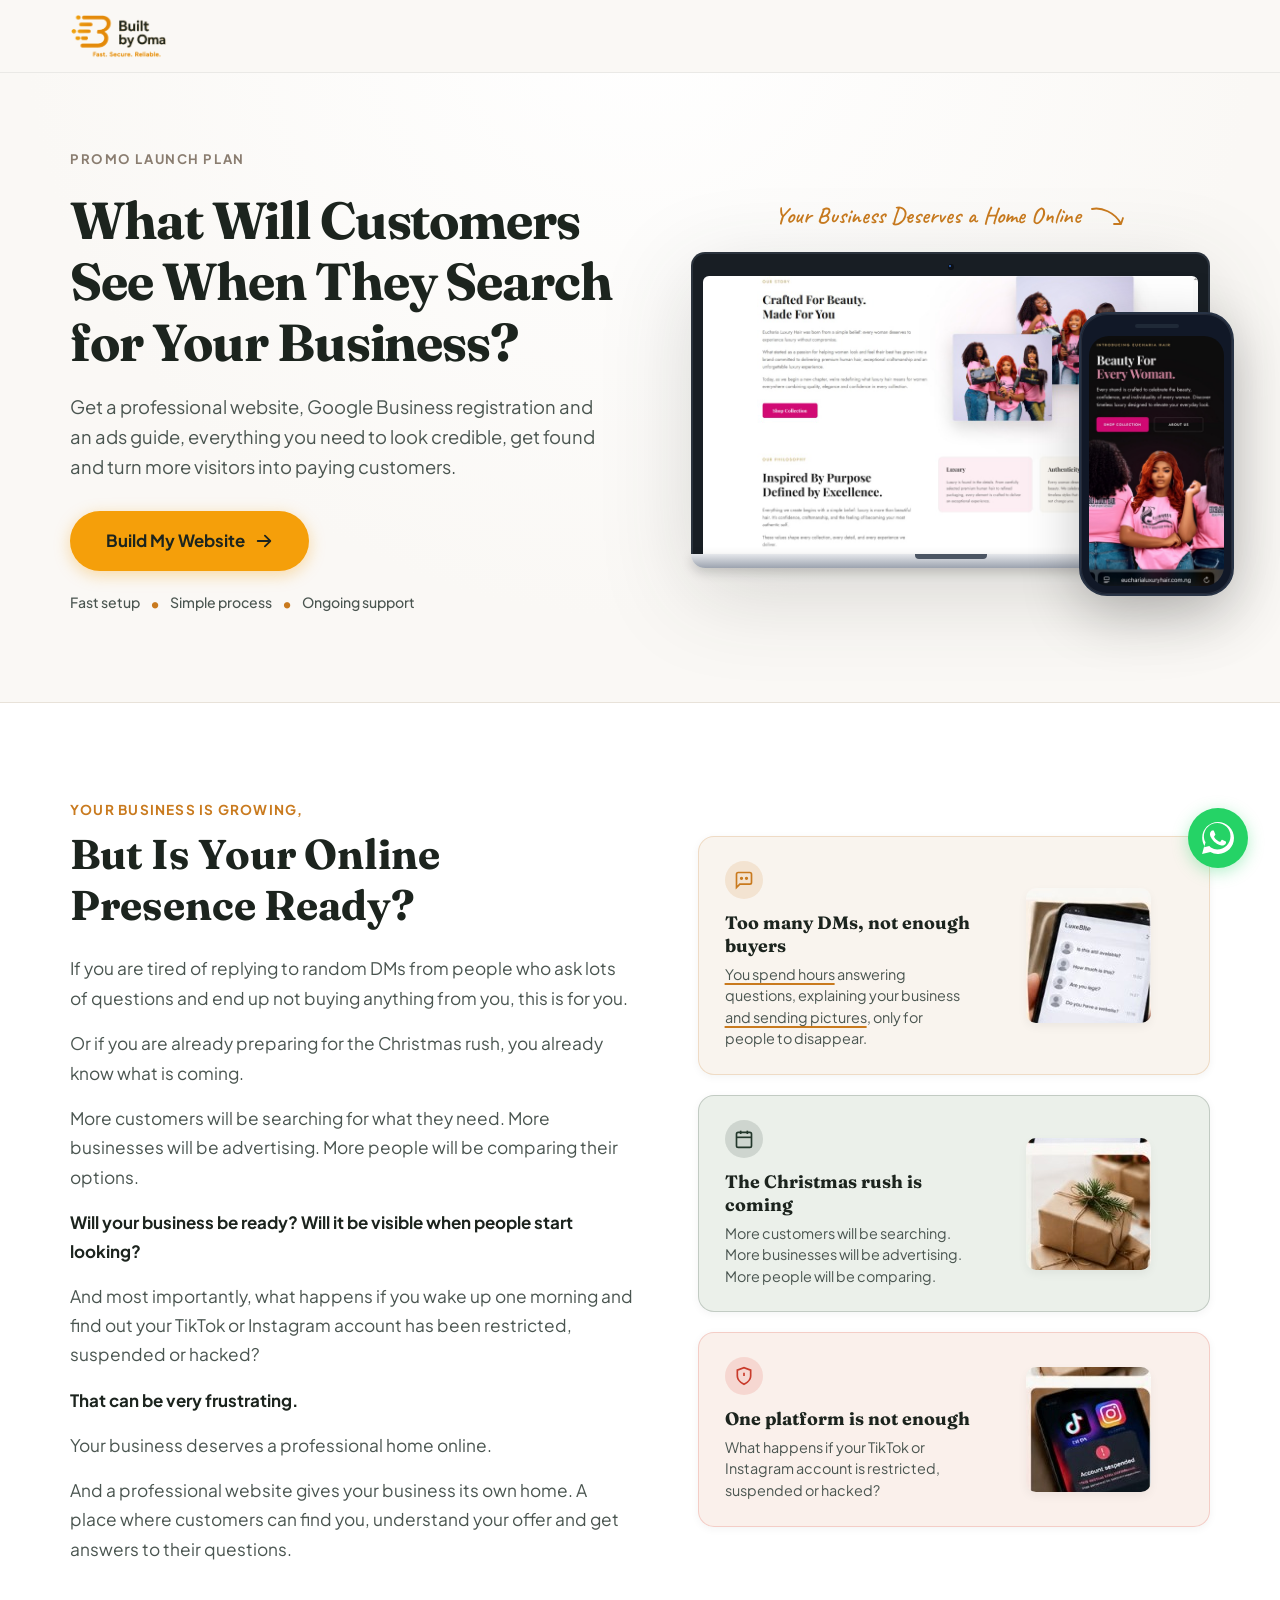
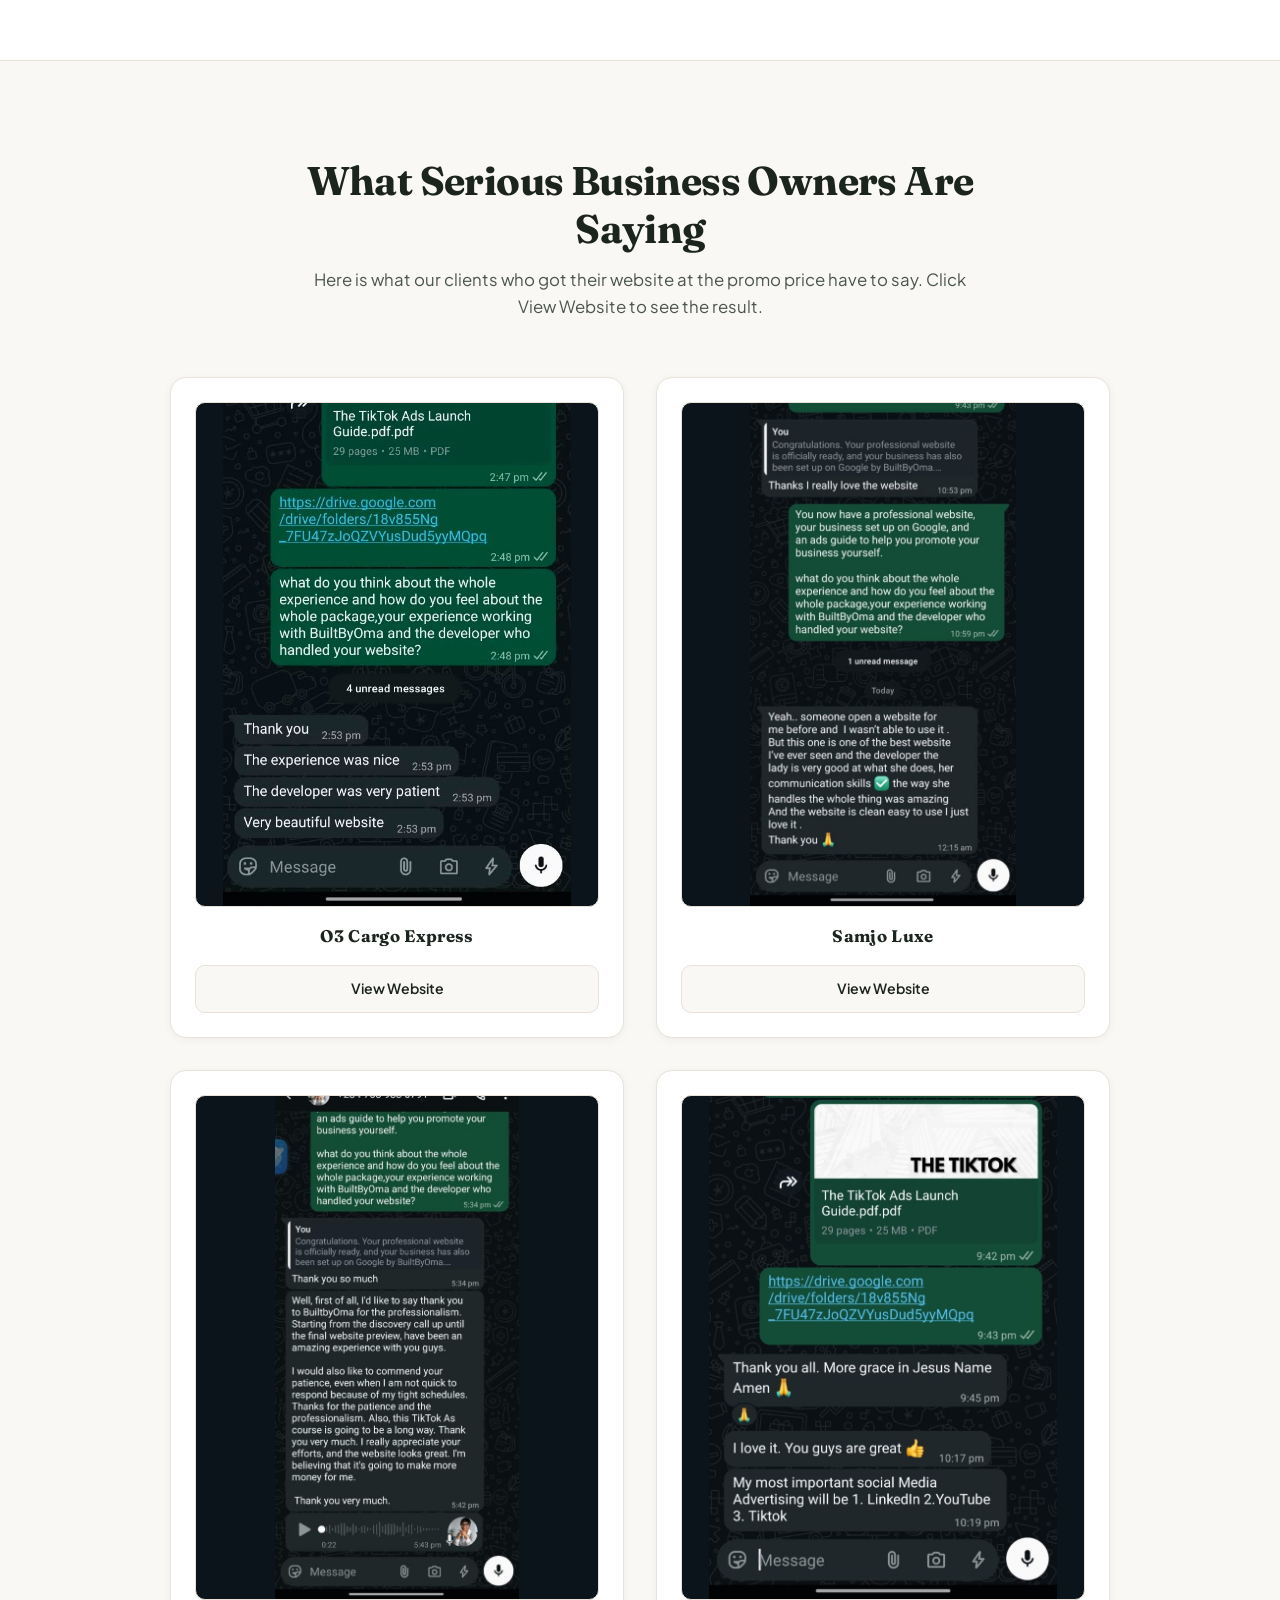
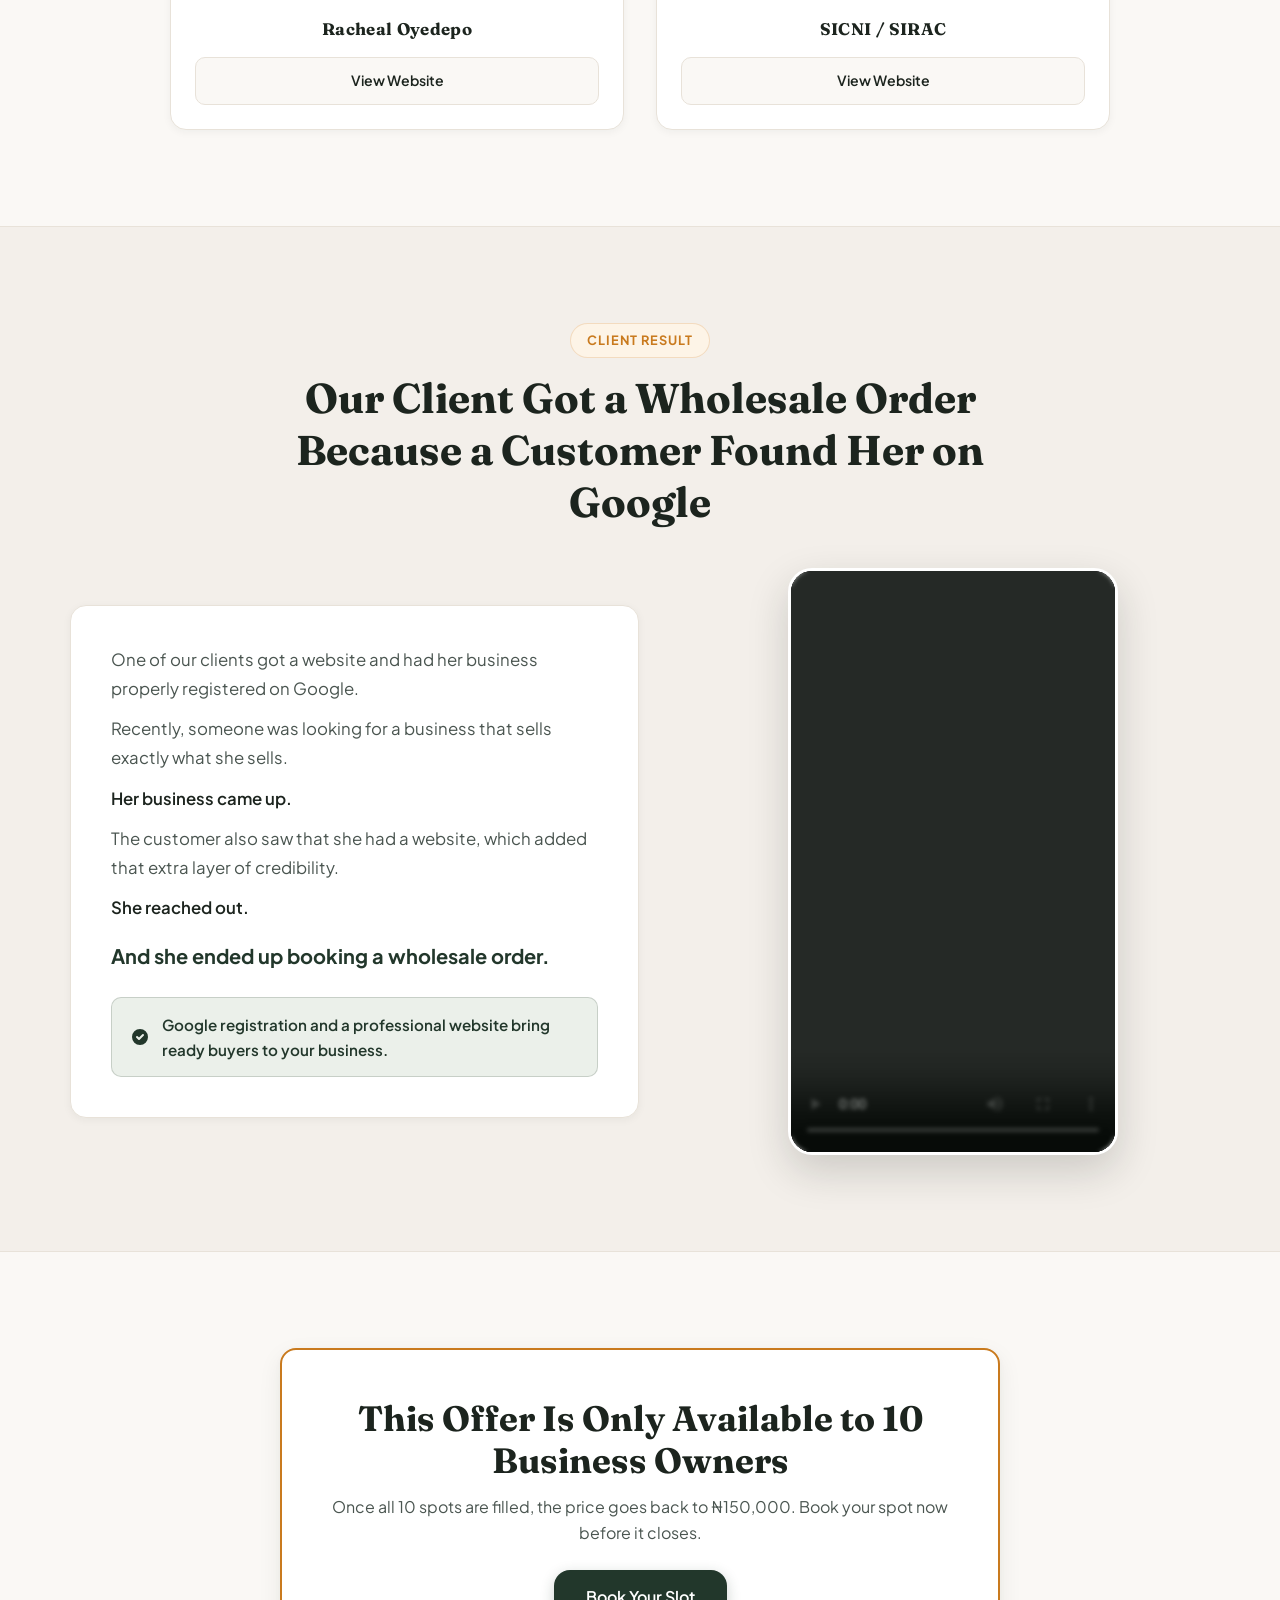
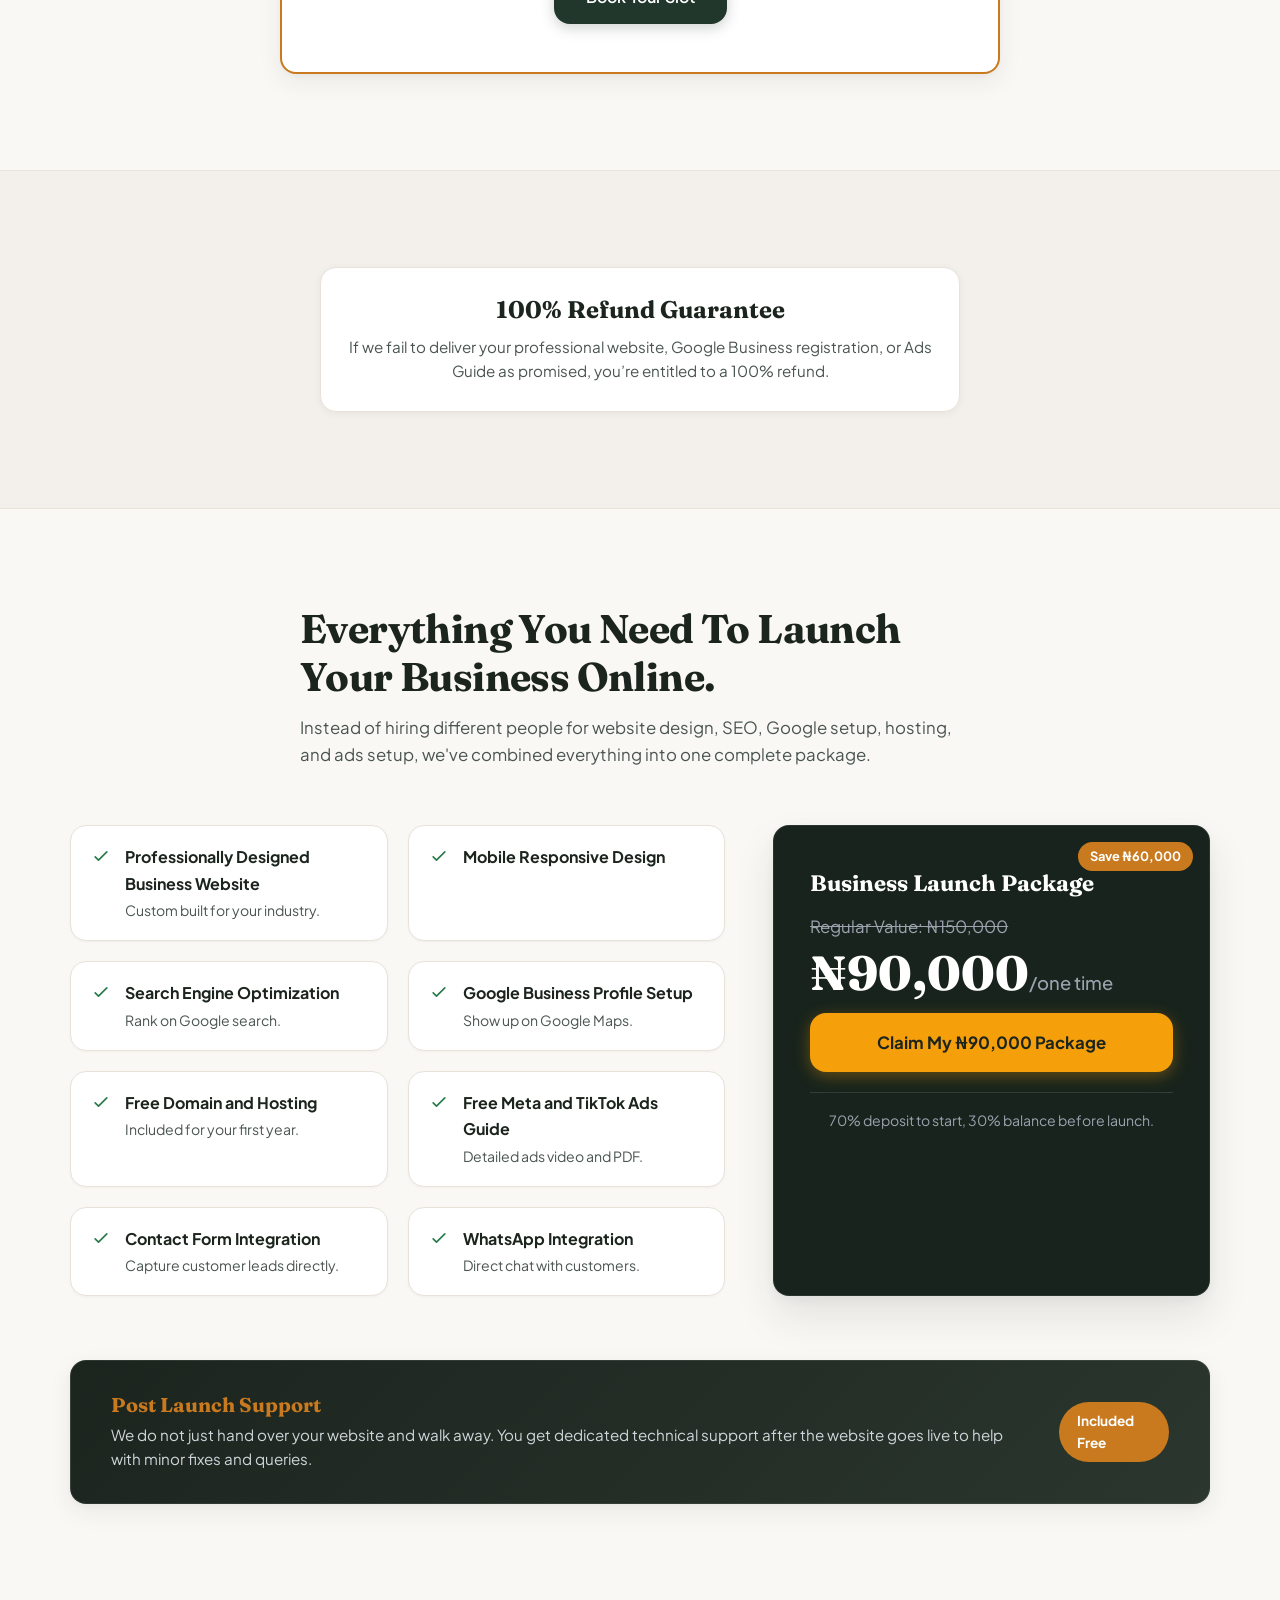
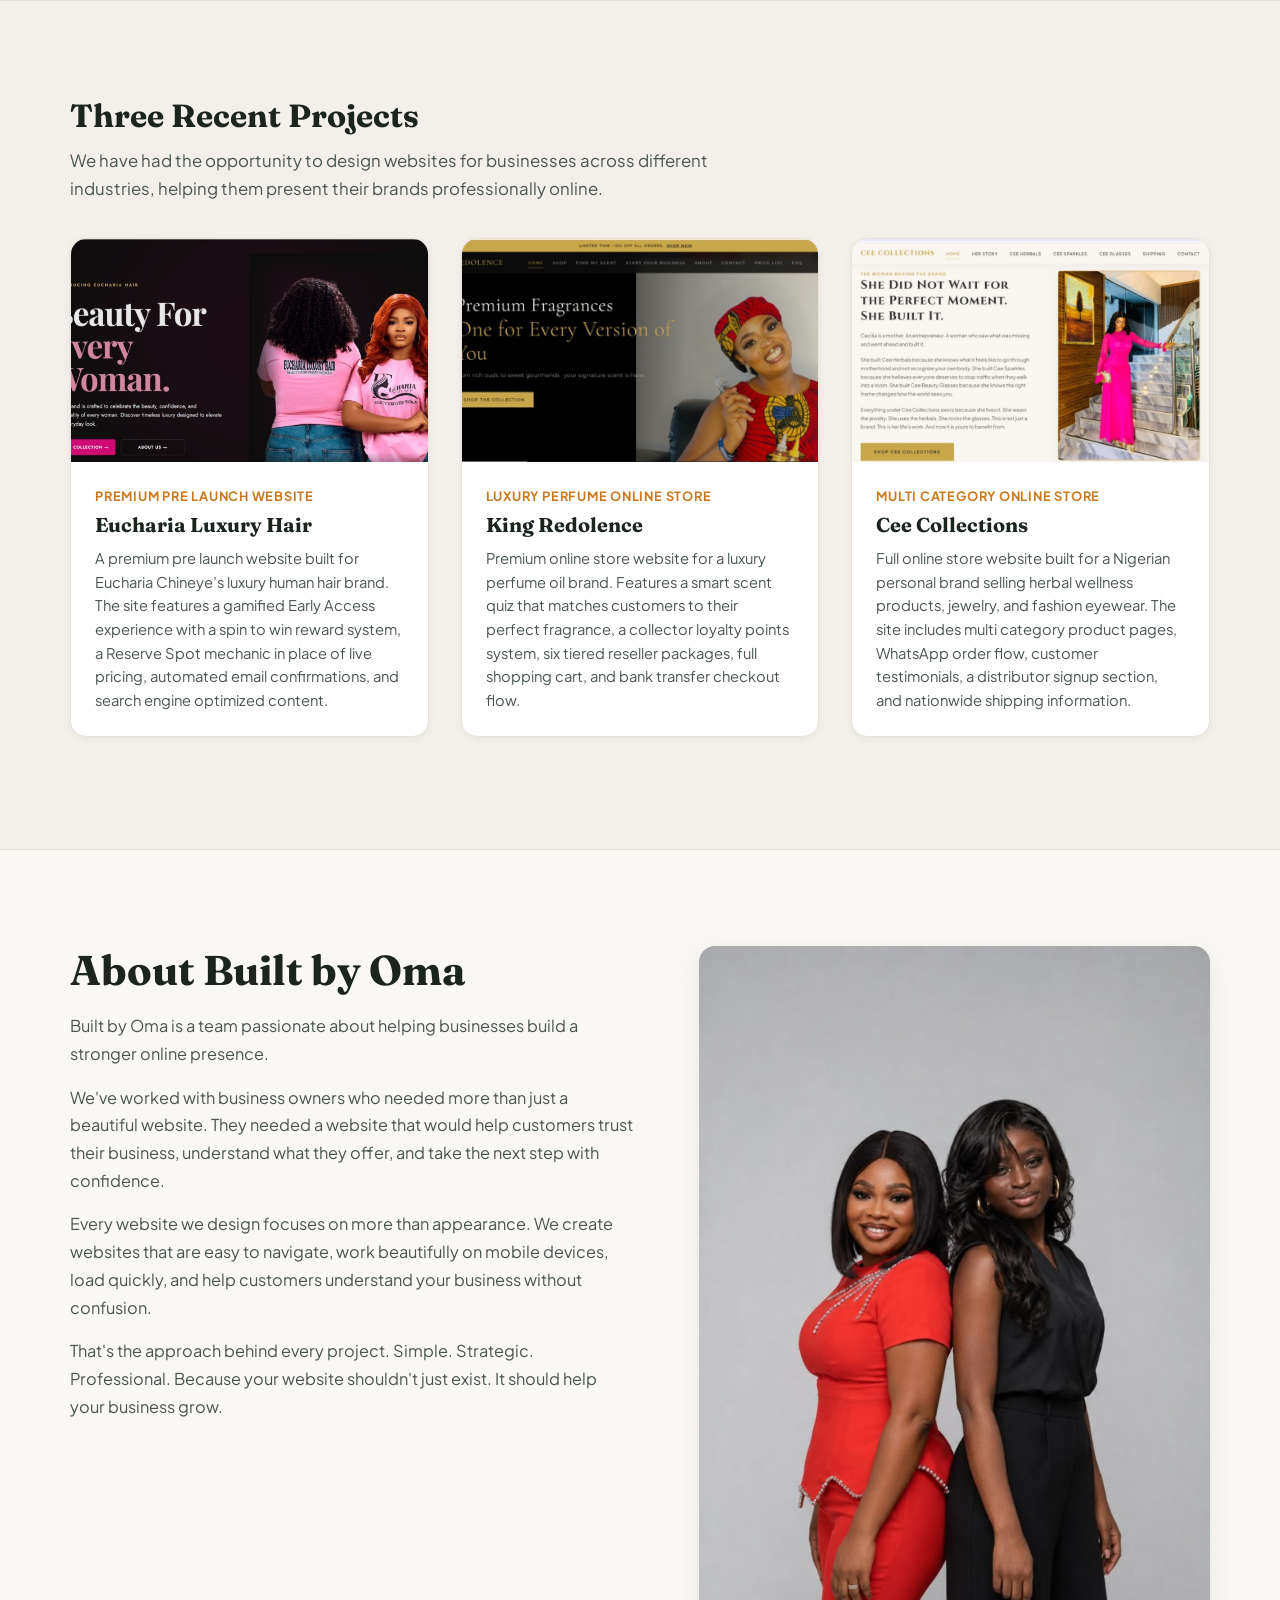
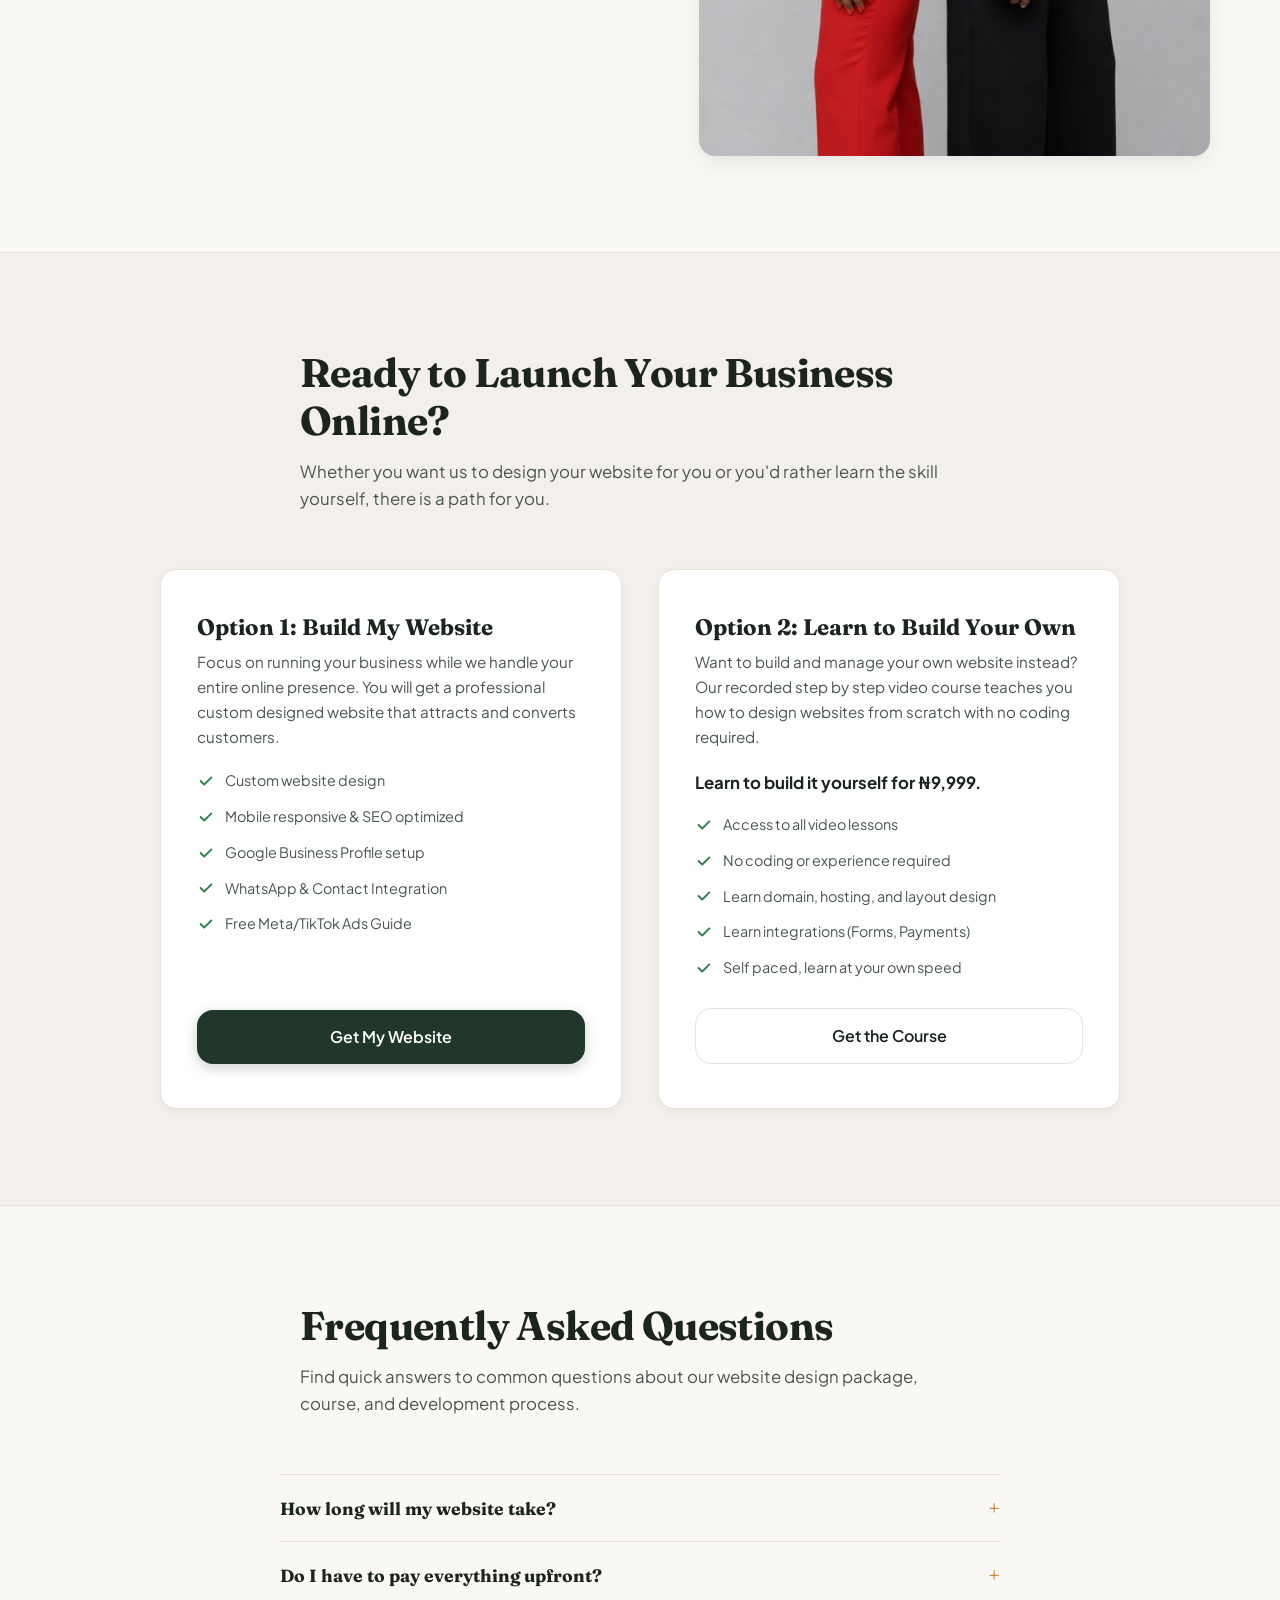
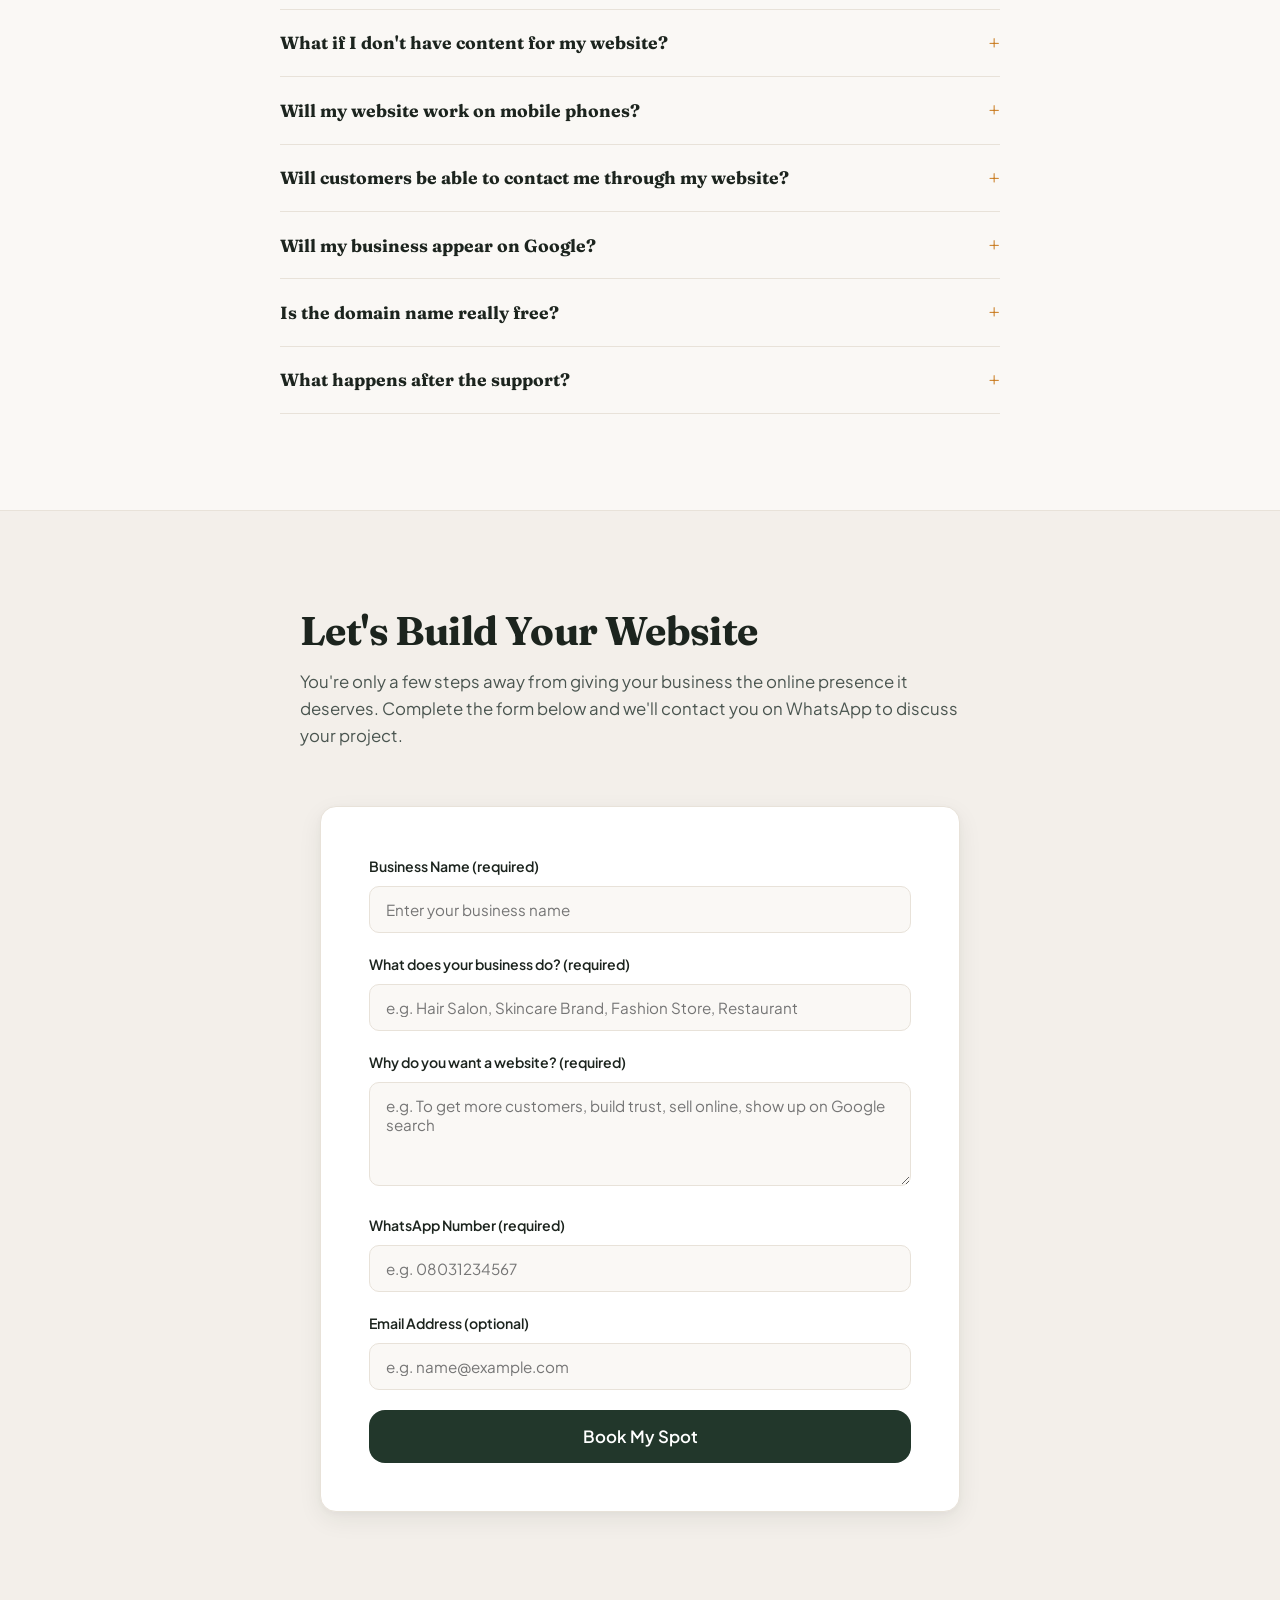
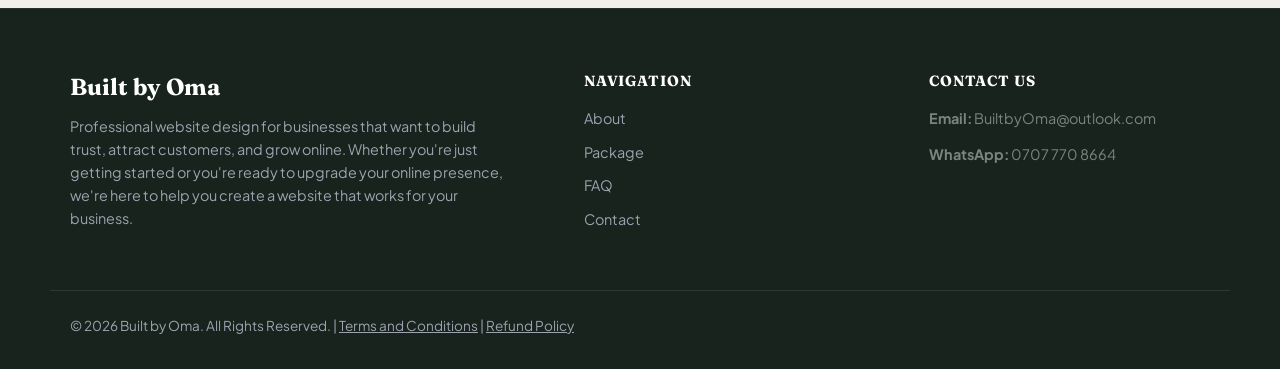
<file: index.html>
<!DOCTYPE html>
<html lang="en">
<head>
  <meta charset="UTF-8">
  <meta name="viewport" content="width=device-width, initial-scale=1.0">
  <meta name="description" content="Build trust, attract more customers, and grow your business with a professionally designed website by Built by Oma. SEO, Google Business Profile setup, Meta/TikTok Ads Guide, and more included.">
  <title>Professional Website Designer in Nigeria | Built by Oma</title>
  
  <!-- Favicons -->
  <link rel="icon" type="image/png" sizes="16x16" href="images/favicon-16x16.png">
  <link rel="icon" type="image/png" sizes="32x32" href="images/favicon-32x32.png">
  <link rel="apple-touch-icon" sizes="180x180" href="images/apple-touch-icon.png">
  
  <!-- Open Graph Tags (Facebook, LinkedIn, WhatsApp) -->
  <meta property="og:type" content="website">
  <meta property="og:url" content="https://promo.builtbyoma.com.ng/">
  <meta property="og:title" content="Professional Website Designer in Nigeria | Built by Oma">
  <meta property="og:description" content="Build trust, attract more customers, and grow your business with a professionally designed website. SEO, Google Business Profile, and 1 week support included.">
  <meta property="og:image" content="https://promo.builtbyoma.com.ng/images/og-image.png">
  <meta property="og:image:width" content="1200">
  <meta property="og:image:height" content="630">

  <!-- Twitter / X Cards -->
  <meta name="twitter:card" content="summary_large_image">
  <meta name="twitter:url" content="https://promo.builtbyoma.com.ng/">
  <meta name="twitter:title" content="Professional Website Designer in Nigeria | Built by Oma">
  <meta name="twitter:description" content="Build trust, attract more customers, and grow your business with a professionally designed website. SEO, Google Business Profile, and 1 week support included.">
  <meta name="twitter:image" content="https://promo.builtbyoma.com.ng/images/og-image.png">

  <!-- Google Fonts: Fraunces (Serif), Plus Jakarta Sans (Sans), Caveat (Script) -->
  <link rel="preconnect" href="https://fonts.googleapis.com">
  <link rel="preconnect" href="https://fonts.gstatic.com" crossorigin>
  <link href="https://fonts.googleapis.com/css2?family=Caveat:wght@500;600&family=Fraunces:ital,opsz,wght@0,9..144,400;0,9..144,600;0,9..144,700;1,9..144,400&family=Plus+Jakarta+Sans:wght@400;500;600;700&display=swap" rel="stylesheet">

  <link rel="stylesheet" href="index.css?v=16">
  <!-- TikTok Pixel Code Start -->
  <script>
  !function (w, d, t) {
    w.TiktokAnalyticsObject=t;var ttq=w[t]=w[t]||[];ttq.methods=["page","track","identify","instances","debug","on","off","once","ready","alias","group","enableCookie","disableCookie","holdConsent","revokeConsent","grantConsent"],ttq.setAndDefer=function(t,e){t[e]=function(){t.push([e].concat(Array.prototype.slice.call(arguments,0)))}};for(var i=0;i<ttq.methods.length;i++)ttq.setAndDefer(ttq,ttq.methods[i]);ttq.instance=function(t){for(
  var e=ttq._i[t]||[],n=0;n<ttq.methods.length;n++)ttq.setAndDefer(e,ttq.methods[n]);return e},ttq.load=function(e,n){var r="https://analytics.tiktok.com/i18n/pixel/events.js",o=n&&n.partner;ttq._i=ttq._i||{},ttq._i[e]=[],ttq._i[e]._u=r,ttq._t=ttq._t||{},ttq._t[e]=+new Date,ttq._o=ttq._o||{},ttq._o[e]=n||{};n=document.createElement("script")
  ;n.type="text/javascript",n.async=!0,n.src=r+"?sdkid="+e+"&lib="+t;e=document.getElementsByTagName("script")[0];e.parentNode.insertBefore(n,e)};

    ttq.load('D9O7S73C77U4HBCLN2R0');
    ttq.page();
  }(window, document, 'ttq');
  </script>
  <!-- TikTok Pixel Code End -->

  <!-- Meta Pixel Code -->
  <script>
  !function(f,b,e,v,n,t,s)
  {if(f.fbq)return;n=f.fbq=function(){n.callMethod?
  n.callMethod.apply(n,arguments):n.queue.push(arguments)};
  if(!f._fbq)f._fbq=n;n.push=n;n.loaded=!0;n.version='2.0';
  n.queue=[];t=b.createElement(e);t.async=!0;
  t.src=v;s=b.getElementsByTagName(e)[0];
  s.parentNode.insertBefore(t,s)}(window, document,'script',
  'https://connect.facebook.net/en_US/fbevents.js');
  fbq('init', '1521266612656173');
  fbq('track', 'PageView');
  </script>
  <noscript><img height="1" width="1" style="display:none"
  src="https://www.facebook.com/tr?id=1521266612656173&ev=PageView&noscript=1"
  /></noscript>
  <!-- End Meta Pixel Code -->
</head>
<body>

  <!-- --- HEADER / NAVIGATION (Single Page Minimal Navigation) --- -->
  <header class="site-header">
    <div class="container nav-container">
      <a href="#" class="logo" aria-label="Built by Oma Home">
        <img src="images/logo.png" alt="Built by Oma" class="site-logo-img" width="160" height="71">
      </a>
    </div>
  </header>

  <main>
    <!-- --- HERO SECTION --- -->
    <section class="hero">
      <div class="container hero-grid">
        <div class="hero-text">
          <div class="hero-tagline">PROMO LAUNCH PLAN</div>
          <h1>What Will Customers See When They Search for Your Business?</h1>
          <p class="hero-desc">Get a professional website, Google Business registration and an ads guide, everything you need to look credible, get found and turn more visitors into paying customers.</p>
          
          <div class="hero-cta-group">
            <a href="https://wa.me/message/6P2BCB7RTWDBH1" target="_blank" rel="noopener noreferrer" class="btn btn-hero">
              <span>Build My Website</span>
              <svg viewBox="0 0 20 20" fill="currentColor" width="18" height="18" class="btn-arrow"><path fill-rule="evenodd" d="M10.293 3.293a1 1 0 011.414 0l6 6a1 1 0 010 1.414l-6 6a1 1 0 01-1.414-1.414L14.586 11H3a1 1 0 110-2h11.586l-4.293-4.293a1 1 0 010-1.414z" clip-rule="evenodd"/></svg>
            </a>
          </div>

          <div class="hero-micro-proof">
            <span>Fast setup</span>
            <span class="micro-dot">&bull;</span>
            <span>Simple process</span>
            <span class="micro-dot">&bull;</span>
            <span>Ongoing support</span>
          </div>
        </div>

        <div class="hero-visual">
          <div class="script-annotation">
            <span>Your Business Deserves a Home Online</span>
            <svg class="annotation-arrow" width="38" height="26" viewBox="0 0 38 26" fill="none">
              <path d="M3 5C12 3 26 8 32 20M32 20L25 20M32 20L34 14" stroke="currentColor" stroke-width="1.8" stroke-linecap="round" stroke-linejoin="round"/>
            </svg>
          </div>

          <!-- Desktop Mockup Combo (Laptop + Mobile) -->
          <div class="mockup-combo desktop-only">
            <div class="laptop-mockup">
              <div class="laptop-lid">
                <div class="laptop-camera"></div>
                <div class="laptop-screen">
                  <img src="images/eucharia-desktop-mockup.jpg" alt="Eucharia Luxury Hair website mockup created by Built by Oma" width="1024" height="576" loading="eager">
                </div>
              </div>
              <div class="laptop-base">
                <div class="laptop-notch"></div>
              </div>
            </div>

            <div class="phone-companion">
              <div class="phone-frame">
                <div class="phone-speaker"></div>
                <div class="phone-screen">
                  <img src="images/eucharia-mobile-mockup.jpg" alt="Eucharia Luxury Hair mobile website mockup created by Built by Oma" width="552" height="1024" loading="eager">
                </div>
              </div>
            </div>
          </div>

          <!-- Mobile Mockup (Dedicated Smartphone Showcase) -->
          <div class="mockup-mobile-view mobile-only">
            <div class="phone-frame hero-phone-main">
              <div class="phone-speaker"></div>
              <div class="phone-screen hero-phone-screen">
                <video 
                  id="heroMobileVideo" 
                  class="hero-mockup-video" 
                  autoplay 
                  muted 
                  loop 
                  playsinline 
                  preload="metadata"
                  poster="images/eucharia-mobile-mockup.jpg">
                  <source src="videos/hero-mobile.mp4" type="video/mp4">
                  <img src="images/eucharia-mobile-mockup.jpg" alt="Eucharia Luxury Hair mobile website mockup created by Built by Oma" width="552" height="1024" loading="eager">
                </video>
                <button type="button" class="video-sound-toggle" id="heroSoundToggle" aria-label="Unmute sound" title="Toggle sound">
                  <svg class="sound-icon sound-muted" viewBox="0 0 24 24" fill="none" stroke="currentColor" stroke-width="2" stroke-linecap="round" stroke-linejoin="round" width="16" height="16">
                    <polygon points="11 5 6 9 2 9 2 15 6 15 11 19 11 5"></polygon>
                    <line x1="23" y1="9" x2="17" y2="15"></line>
                    <line x1="17" y1="9" x2="23" y2="15"></line>
                  </svg>
                  <svg class="sound-icon sound-unmuted" viewBox="0 0 24 24" fill="none" stroke="currentColor" stroke-width="2" stroke-linecap="round" stroke-linejoin="round" width="16" height="16" style="display: none;">
                    <polygon points="11 5 6 9 2 9 2 15 6 15 11 19 11 5"></polygon>
                    <path d="M19.07 4.93a10 10 0 0 1 0 14.14M15.54 8.46a5 5 0 0 1 0 7.07"></path>
                  </svg>
                </button>
              </div>
            </div>
          </div>
        </div>
      </div>
    </section>

    <!-- --- PAIN / READINESS SECTION --- -->
    <section class="pain-section section-padding">
      <div class="container pain-grid">
        <div class="pain-content">
          <div class="pain-kicker">YOUR BUSINESS IS GROWING,</div>
          <h2>But Is Your Online Presence Ready?</h2>

          <div class="pain-paragraphs">
            <p>If you are tired of replying to random DMs from people who ask lots of questions and end up not buying anything from you, this is for you.</p>
            <p>Or if you are already preparing for the Christmas rush, you already know what is coming.</p>
            <p>More customers will be searching for what they need. More businesses will be advertising. More people will be comparing their options.</p>
            <p class="pain-highlight"><strong>Will your business be ready? Will it be visible when people start looking?</strong></p>
            <p>And most importantly, what happens if you wake up one morning and find out your TikTok or Instagram account has been restricted, suspended or hacked?</p>
            <p class="pain-highlight"><strong>That can be very frustrating.</strong></p>
            <p>Your business deserves a professional home online.</p>
            <p>And a professional website gives your business its own home. A place where customers can find you, understand your offer and get answers to their questions.</p>
          </div>
        </div>

        <div class="pain-cards">
          <!-- Card 1 -->
          <div class="pain-card pain-card-dms">
            <div class="pain-card-text">
              <div class="pain-card-icon icon-dms">
                <svg viewBox="0 0 24 24" fill="none" stroke="currentColor" stroke-width="2" width="20" height="20">
                  <path d="M21 15a2 2 0 0 1-2 2H7l-4 4V5a2 2 0 0 1 2-2h14a2 2 0 0 1 2 2z"/>
                  <circle cx="9" cy="10" r="1" fill="currentColor"/>
                  <circle cx="15" cy="10" r="1" fill="currentColor"/>
                </svg>
              </div>
              <h3>Too many DMs, not enough buyers</h3>
              <p><span class="underline-accent">You spend hours</span> answering questions, explaining your business <span class="underline-accent">and sending pictures</span>, only for people to disappear.</p>
            </div>
            <div class="pain-card-media">
              <img src="images/pain-dms.png" alt="Customer messages asking questions in direct message" loading="lazy">
            </div>
          </div>

          <!-- Card 2 -->
          <div class="pain-card pain-card-christmas">
            <div class="pain-card-text">
              <div class="pain-card-icon icon-christmas">
                <svg viewBox="0 0 24 24" fill="none" stroke="currentColor" stroke-width="2" width="20" height="20">
                  <rect x="3" y="4" width="18" height="18" rx="2" ry="2"/>
                  <line x1="16" y1="2" x2="16" y2="6"/>
                  <line x1="8" y1="2" x2="8" y2="6"/>
                  <line x1="3" y1="10" x2="21" y2="10"/>
                </svg>
              </div>
              <h3>The Christmas rush is coming</h3>
              <p>More customers will be searching. More businesses will be advertising. More people will be comparing.</p>
            </div>
            <div class="pain-card-media">
              <img src="images/pain-christmas.png" alt="Christmas gift packages with spruce sprig" loading="lazy">
            </div>
          </div>

          <!-- Card 3 -->
          <div class="pain-card pain-card-suspended">
            <div class="pain-card-text">
              <div class="pain-card-icon icon-suspended">
                <svg viewBox="0 0 24 24" fill="none" stroke="currentColor" stroke-width="2" width="20" height="20">
                  <path d="M12 22s8-4 8-10V5l-8-3-8 3v7c0 6 8 10 8 10z"/>
                  <path d="M12 8v4M12 16h.01"/>
                </svg>
              </div>
              <h3>One platform is not enough</h3>
              <p>What happens if your TikTok or Instagram account is restricted, suspended or hacked?</p>
            </div>
            <div class="pain-card-media">
              <img src="images/pain-suspended.png" alt="Social media app account suspended notice" loading="lazy">
            </div>
          </div>
        </div>
      </div>
    </section>

    <!-- --- CLIENT PROOF SHOWCASE (TESTIMONIALS) --- -->
    <section id="proof" class="proof section-padding">
      <div class="container">
        <div class="section-header text-center">
          <h2>What Serious Business Owners Are Saying</h2>
          <p>Here is what our clients who got their website at the promo price have to say. Click View Website to see the result.</p>
        </div>
        
        <div class="showcase-grid">
          <!-- Client 1: O3 Cargo Express -->
          <div class="showcase-card">
            <div class="image-wrapper wa-wrapper">
              <img src="images/testimonial-wa-1.jpg" alt="O3 Cargo Express WhatsApp testimonial" class="wa-screenshot-img" loading="lazy">
            </div>
            <div class="client-info-meta">
              <span class="client-name">O3 Cargo Express</span>
            </div>
            <a href="https://o3cargoexpress.com.ng/" target="_blank" rel="noopener noreferrer" class="btn btn-view-site">View Website</a>
          </div>

          <!-- Client 2: Samjo Luxe -->
          <div class="showcase-card">
            <div class="image-wrapper wa-wrapper">
              <img src="images/testimonial-wa-2.jpg" alt="Samjo Luxe WhatsApp testimonial" class="wa-screenshot-img" loading="lazy">
            </div>
            <div class="client-info-meta">
              <span class="client-name">Samjo Luxe</span>
            </div>
            <a href="https://samjoluxe.com" target="_blank" rel="noopener noreferrer" class="btn btn-view-site">View Website</a>
          </div>

          <!-- Client 3: Racheal Oyedepo -->
          <div class="showcase-card">
            <div class="image-wrapper wa-wrapper">
              <img src="images/testimonial-wa-3.jpg" alt="Racheal Oyedepo WhatsApp testimonial" class="wa-screenshot-img" loading="lazy">
            </div>
            <div class="client-info-meta">
              <span class="client-name">Racheal Oyedepo</span>
            </div>
            <a href="https://www.rachealoyedepo.com.ng" target="_blank" rel="noopener noreferrer" class="btn btn-view-site">View Website</a>
          </div>

          <!-- Client 4: SICNI -->
          <div class="showcase-card">
            <div class="image-wrapper wa-wrapper">
              <img src="images/testimonial-wa-4.jpg" alt="SICNI WhatsApp testimonial" class="wa-screenshot-img" loading="lazy">
            </div>
            <div class="client-info-meta">
              <span class="client-name">SICNI / SIRAC</span>
            </div>
            <a href="https://www.sicni.com.ng/" target="_blank" rel="noopener noreferrer" class="btn btn-view-site">View Website</a>
          </div>
        </div>
      </div>
    </section>

    <!-- --- CLIENT STORY SECTION --- -->
    <section class="client-story section-padding">
      <div class="container client-story-container">
        <div class="client-story-header text-center">
          <div class="story-badge">Client Result</div>
          <h2>Our Client Got a Wholesale Order Because a Customer Found Her on Google</h2>
        </div>

        <div class="client-story-grid">
          <div class="client-story-body">
            <div class="story-card">
              <p>One of our clients got a website and had her business properly registered on Google.</p>
              <p>Recently, someone was looking for a business that sells exactly what she sells.</p>
              <p class="story-focus">Her business came up.</p>
              <p>The customer also saw that she had a website, which added that extra layer of credibility.</p>
              <p class="story-focus">She reached out.</p>
              <p class="story-highlight"><strong>And she ended up booking a wholesale order.</strong></p>
              
              <div class="story-takeaway">
                <svg viewBox="0 0 20 20" fill="currentColor" width="20" height="20"><path fill-rule="evenodd" d="M10 18a8 8 0 100-16 8 8 0 000 16zm3.707-9.293a1 1 0 00-1.414-1.414L9 10.586 7.707 9.293a1 1 0 00-1.414 1.414l2 2a1 1 0 001.414 0l5-5z" clip-rule="evenodd"/></svg>
                <span>Google registration and a professional website bring ready buyers to your business.</span>
              </div>
            </div>
          </div>

          <div class="client-story-media">
            <div class="video-player-container" id="clientStoryVideoContainer">
              <video id="clientStoryVideo" playsinline controls preload="metadata" class="embedded-video" src="images/IMG_2630.MP4#t=0.001">
                <source src="images/IMG_2630.MP4" type="video/mp4">
                Your browser does not support the video tag.
              </video>
              <div class="video-play-overlay" id="videoPlayOverlay">
                <button type="button" class="btn-play" id="playVideoBtn" aria-label="Play Client Story Video">
                  <svg viewBox="0 0 24 24" fill="currentColor" width="28" height="28">
                    <polygon points="5 3 19 12 5 21 5 3"/>
                  </svg>
                </button>
                <span class="video-play-label">Watch Client Story</span>
              </div>
            </div>
          </div>
        </div>
      </div>
    </section>

    <!-- --- SCARCITY BLOCK --- -->
    <section class="scarcity-block section-padding">
      <div class="container text-center">
        <div class="scarcity-box">
          <h2>This Offer Is Only Available to 10 Business Owners</h2>
          <p>Once all 10 spots are filled, the price goes back to ₦150,000. Book your spot now before it closes.</p>
          <a href="https://wa.me/message/6P2BCB7RTWDBH1" target="_blank" rel="noopener noreferrer" class="btn btn-primary btn-scarcity">Book Your Slot</a>
        </div>
      </div>
    </section>

    <!-- --- REFUND GUARANTEE --- -->
    <section id="refund-guarantee" class="refund-guarantee section-padding">
      <div class="container text-center">
        <div class="refund-box">
          <h2>100% Refund Guarantee</h2>
          <p>If we fail to deliver your professional website, Google Business registration, or Ads Guide as promised, you’re entitled to a 100% refund.</p>
        </div>
      </div>
    </section>

    <!-- --- THE PACKAGE --- -->
    <section id="package" class="package section-padding">
      <div class="container">
        <div class="section-header">
          <h2>Everything You Need To Launch Your Business Online.</h2>
          <p>Instead of hiring different people for website design, SEO, Google setup, hosting, and ads setup, we've combined everything into one complete package.</p>
        </div>
        <div class="package-grid">
          <div class="features-list">
            <div class="feature-item">
              <svg fill="none" viewBox="0 0 24 24" stroke="currentColor" width="20" height="20"><path stroke-linecap="round" stroke-linejoin="round" stroke-width="2" d="M5 13l4 4L19 7"/></svg>
              <div>
                <div class="feature-title">Professionally Designed Business Website</div>
                <div class="feature-desc">Custom built for your industry.</div>
              </div>
            </div>
            <div class="feature-item">
              <svg fill="none" viewBox="0 0 24 24" stroke="currentColor" width="20" height="20"><path stroke-linecap="round" stroke-linejoin="round" stroke-width="2" d="M5 13l4 4L19 7"/></svg>
              <div>
                <div class="feature-title">Mobile Responsive Design</div>
              </div>
            </div>
            <div class="feature-item">
              <svg fill="none" viewBox="0 0 24 24" stroke="currentColor" width="20" height="20"><path stroke-linecap="round" stroke-linejoin="round" stroke-width="2" d="M5 13l4 4L19 7"/></svg>
              <div>
                <div class="feature-title">Search Engine Optimization</div>
                <div class="feature-desc">Rank on Google search.</div>
              </div>
            </div>
            <div class="feature-item">
              <svg fill="none" viewBox="0 0 24 24" stroke="currentColor" width="20" height="20"><path stroke-linecap="round" stroke-linejoin="round" stroke-width="2" d="M5 13l4 4L19 7"/></svg>
              <div>
                <div class="feature-title">Google Business Profile Setup</div>
                <div class="feature-desc">Show up on Google Maps.</div>
              </div>
            </div>
            <div class="feature-item">
              <svg fill="none" viewBox="0 0 24 24" stroke="currentColor" width="20" height="20"><path stroke-linecap="round" stroke-linejoin="round" stroke-width="2" d="M5 13l4 4L19 7"/></svg>
              <div>
                <div class="feature-title">Free Domain and Hosting</div>
                <div class="feature-desc">Included for your first year.</div>
              </div>
            </div>
            <div class="feature-item">
              <svg fill="none" viewBox="0 0 24 24" stroke="currentColor" width="20" height="20"><path stroke-linecap="round" stroke-linejoin="round" stroke-width="2" d="M5 13l4 4L19 7"/></svg>
              <div>
                <div class="feature-title">Free Meta and TikTok Ads Guide</div>
                <div class="feature-desc">Detailed ads video and PDF.</div>
              </div>
            </div>
            <div class="feature-item">
              <svg fill="none" viewBox="0 0 24 24" stroke="currentColor" width="20" height="20"><path stroke-linecap="round" stroke-linejoin="round" stroke-width="2" d="M5 13l4 4L19 7"/></svg>
              <div>
                <div class="feature-title">Contact Form Integration</div>
                <div class="feature-desc">Capture customer leads directly.</div>
              </div>
            </div>
            <div class="feature-item">
              <svg fill="none" viewBox="0 0 24 24" stroke="currentColor" width="20" height="20"><path stroke-linecap="round" stroke-linejoin="round" stroke-width="2" d="M5 13l4 4L19 7"/></svg>
              <div>
                <div class="feature-title">WhatsApp Integration</div>
                <div class="feature-desc">Direct chat with customers.</div>
              </div>
            </div>
          </div>

          <!-- --- PRICING CARD --- -->
          <div class="pricing-card">
            <div class="pricing-badge">Save ₦60,000</div>
            <h3>Business Launch Package</h3>
            <div class="price-original">Regular Value: ₦150,000</div>
            <div class="price-promo">₦90,000<span>/one time</span></div>

            <a href="https://wa.me/message/6P2BCB7RTWDBH1" target="_blank" rel="noopener noreferrer" class="btn btn-pricing">Claim My ₦90,000 Package</a>
            
            <div class="pricing-terms">
              70% deposit to start, 30% balance before launch.
            </div>
          </div>

          <!-- STANDALONE SUPPORT CALLOUT -->
          <div class="support-callout">
            <div class="support-callout-text">
              <h4>Post Launch Support</h4>
              <p>We do not just hand over your website and walk away. You get dedicated technical support after the website goes live to help with minor fixes and queries.</p>
            </div>
            <div class="support-callout-badge">Included Free</div>
          </div>
        </div>
      </div>
    </section>

    <!-- --- RECENT PROJECTS --- -->
    <section class="projects section-padding">
      <div class="container">
        <div class="projects-header-container">
          <div class="section-header-left">
            <h2>Three Recent Projects</h2>
            <p>We have had the opportunity to design websites for businesses across different industries, helping them present their brands professionally online.</p>
          </div>
        </div>
        <div class="projects-carousel-wrapper">
          <button class="projects-carousel-btn prev" aria-label="Previous Project">&lt;</button>
          <div class="projects-grid">
            <div class="project-card">
              <div class="project-image">
                <img src="images/project-fashion.jpg?v=3" alt="Eucharia Luxury Hair mockup" width="400" height="267" loading="lazy">
                <a href="https://www.eucharialuxuryhair.com.ng/" target="_blank" class="project-overlay">
                  <span class="btn btn-primary btn-overlay">Visit Site</span>
                </a>
              </div>
              <div class="project-info">
                <div class="project-meta">Premium Pre Launch Website</div>
                <h3>Eucharia Luxury Hair</h3>
                <p class="project-desc-text">A premium pre launch website built for Eucharia Chineye’s luxury human hair brand. The site features<span class="dots">...</span><span class="more-text"> a gamified Early Access experience with a spin to win reward system, a Reserve Spot mechanic in place of live pricing, automated email confirmations, and search engine optimized content.</span><button class="read-more-btn" onclick="toggleReadMore(this)">Read More</button></p>
              </div>
            </div>
            <div class="project-card">
              <div class="project-image">
                <img src="images/project-beauty.jpg?v=3" alt="King Redolence website mockup" width="400" height="267" loading="lazy">
                <a href="https://kingredolence.com/" target="_blank" class="project-overlay">
                  <span class="btn btn-primary btn-overlay">Visit Site</span>
                </a>
              </div>
              <div class="project-info">
                <div class="project-meta">Luxury Perfume Online Store</div>
                <h3>King Redolence</h3>
                <p class="project-desc-text">Premium online store website for a luxury perfume oil brand. Features<span class="dots">...</span><span class="more-text"> a smart scent quiz that matches customers to their perfect fragrance, a collector loyalty points system, six tiered reseller packages, full shopping cart, and bank transfer checkout flow.</span><button class="read-more-btn" onclick="toggleReadMore(this)">Read More</button></p>
              </div>
            </div>
            <div class="project-card">
              <div class="project-image">
                <img src="images/project-restaurant.jpg?v=3" alt="Cee Collections website mockup" width="400" height="267" loading="lazy">
                <a href="https://ceecollections.com.ng/" target="_blank" class="project-overlay">
                  <span class="btn btn-primary btn-overlay">Visit Site</span>
                </a>
              </div>
              <div class="project-info">
                <div class="project-meta">Multi Category Online Store</div>
                <h3>Cee Collections</h3>
                <p class="project-desc-text">Full online store website built for a Nigerian personal brand selling herbal wellness products, jewelry, and fashion eyewear. The site includes<span class="dots">...</span><span class="more-text"> multi category product pages, WhatsApp order flow, customer testimonials, a distributor signup section, and nationwide shipping information.</span><button class="read-more-btn" onclick="toggleReadMore(this)">Read More</button></p>
              </div>
            </div>
          </div>
          <button class="projects-carousel-btn next" aria-label="Next Project">&gt;</button>
        </div>
      </div>
    </section>

    <!-- --- ABOUT SECTION --- -->
    <section id="about" class="about section-padding">
      <div class="container about-grid">
        <h2>About Built by Oma</h2>
        <div class="about-image">
          <img src="images/team-portrait.jpg?v=3" alt="Oma and her team of professional web designers and digital marketers" width="550" height="367" loading="lazy">
        </div>
        <div class="about-text">
          <p>Built by Oma is a team passionate about helping businesses build a stronger online presence.</p>
          <p>We've worked with business owners who needed more than just a beautiful website. They needed a website that would help customers trust their business, understand what they offer, and take the next step with confidence.</p>
          <p>Every website we design focuses on more than appearance. We create websites that are easy to navigate, work beautifully on mobile devices, load quickly, and help customers understand your business without confusion.</p>
          <p>That's the approach behind every project. Simple. Strategic. Professional. Because your website shouldn't just exist. It should help your business grow.</p>
        </div>
      </div>
    </section>

    <!-- --- CHOOSE YOUR PATH --- -->
    <section id="paths" class="paths section-padding">
      <div class="container">
        <div class="section-header">
          <h2>Ready to Launch Your Business Online?</h2>
          <p>Whether you want us to design your website for you or you'd rather learn the skill yourself, there is a path for you.</p>
        </div>
        <div class="paths-grid">
          <div class="path-card">
            <div class="path-info">
              <h3>Option 1: Build My Website</h3>
              <p>Focus on running your business while we handle your entire online presence. You will get a professional custom designed website that attracts and converts customers.</p>
              <ul class="path-features">
                <li><svg fill="currentColor" viewBox="0 0 20 20" width="18" height="18"><path fill-rule="evenodd" d="M16.707 5.293a1 1 0 010 1.414l-8 8a1 1 0 01-1.414 0l-4-4a1 1 0 011.414-1.414L8 12.586l7.293-7.293a1 1 0 011.414 0z" clip-rule="evenodd"/></svg> Custom website design</li>
                <li><svg fill="currentColor" viewBox="0 0 20 20" width="18" height="18"><path fill-rule="evenodd" d="M16.707 5.293a1 1 0 010 1.414l-8 8a1 1 0 01-1.414 0l-4-4a1 1 0 011.414-1.414L8 12.586l7.293-7.293a1 1 0 011.414 0z" clip-rule="evenodd"/></svg> Mobile responsive & SEO optimized</li>
                <li><svg fill="currentColor" viewBox="0 0 20 20" width="18" height="18"><path fill-rule="evenodd" d="M16.707 5.293a1 1 0 010 1.414l-8 8a1 1 0 01-1.414 0l-4-4a1 1 0 011.414-1.414L8 12.586l7.293-7.293a1 1 0 011.414 0z" clip-rule="evenodd"/></svg> Google Business Profile setup</li>
                <li><svg fill="currentColor" viewBox="0 0 20 20" width="18" height="18"><path fill-rule="evenodd" d="M16.707 5.293a1 1 0 010 1.414l-8 8a1 1 0 01-1.414 0l-4-4a1 1 0 011.414-1.414L8 12.586l7.293-7.293a1 1 0 011.414 0z" clip-rule="evenodd"/></svg> WhatsApp & Contact Integration</li>
                <li><svg fill="currentColor" viewBox="0 0 20 20" width="18" height="18"><path fill-rule="evenodd" d="M16.707 5.293a1 1 0 010 1.414l-8 8a1 1 0 01-1.414 0l-4-4a1 1 0 011.414-1.414L8 12.586l7.293-7.293a1 1 0 011.414 0z" clip-rule="evenodd"/></svg> Free Meta/TikTok Ads Guide</li>
              </ul>
            </div>
            <a href="https://wa.me/message/6P2BCB7RTWDBH1" target="_blank" rel="noopener noreferrer" class="btn btn-primary btn-path">Get My Website</a>
          </div>
          <div class="path-card">
            <div class="path-info">
              <h3>Option 2: Learn to Build Your Own</h3>
              <p>Want to build and manage your own website instead? Our recorded step by step video course teaches you how to design websites from scratch with no coding required.</p>
              <p class="path-price-comparison" style="font-weight: 700; margin-top: 16px; margin-bottom: 16px; font-size: 1.05rem; color: var(--color-text-primary);">Learn to build it yourself for ₦9,999.</p>
              <ul class="path-features">
                <li><svg fill="currentColor" viewBox="0 0 20 20" width="18" height="18"><path fill-rule="evenodd" d="M16.707 5.293a1 1 0 010 1.414l-8 8a1 1 0 01-1.414 0l-4-4a1 1 0 011.414-1.414L8 12.586l7.293-7.293a1 1 0 011.414 0z" clip-rule="evenodd"/></svg> Access to all video lessons</li>
                <li><svg fill="currentColor" viewBox="0 0 20 20" width="18" height="18"><path fill-rule="evenodd" d="M16.707 5.293a1 1 0 010 1.414l-8 8a1 1 0 01-1.414 0l-4-4a1 1 0 011.414-1.414L8 12.586l7.293-7.293a1 1 0 011.414 0z" clip-rule="evenodd"/></svg> No coding or experience required</li>
                <li><svg fill="currentColor" viewBox="0 0 20 20" width="18" height="18"><path fill-rule="evenodd" d="M16.707 5.293a1 1 0 010 1.414l-8 8a1 1 0 01-1.414 0l-4-4a1 1 0 011.414-1.414L8 12.586l7.293-7.293a1 1 0 011.414 0z" clip-rule="evenodd"/></svg> Learn domain, hosting, and layout design</li>
                <li><svg fill="currentColor" viewBox="0 0 20 20" width="18" height="18"><path fill-rule="evenodd" d="M16.707 5.293a1 1 0 010 1.414l-8 8a1 1 0 01-1.414 0l-4-4a1 1 0 011.414-1.414L8 12.586l7.293-7.293a1 1 0 011.414 0z" clip-rule="evenodd"/></svg> Learn integrations (Forms, Payments)</li>
                <li><svg fill="currentColor" viewBox="0 0 20 20" width="18" height="18"><path fill-rule="evenodd" d="M16.707 5.293a1 1 0 010 1.414l-8 8a1 1 0 01-1.414 0l-4-4a1 1 0 011.414-1.414L8 12.586l7.293-7.293a1 1 0 011.414 0z" clip-rule="evenodd"/></svg> Self paced, learn at your own speed</li>
              </ul>
            </div>
            <a href="https://flutterwave.com/pay/buildyourself" target="_blank" class="btn btn-secondary btn-path">Get the Course</a>
          </div>
        </div>
      </div>
    </section>

    <!-- --- FAQ ACCORDION --- -->
    <section id="faq" class="faq section-padding">
      <div class="container">
        <div class="section-header">
          <h2>Frequently Asked Questions</h2>
          <p>Find quick answers to common questions about our website design package, course, and development process.</p>
        </div>
        <div class="faq-list">
          <div class="faq-item">
            <button class="faq-question">How long will my website take? <span class="faq-icon">+</span></button>
            <div class="faq-answer">
              <p>Most websites are completed within 5 to 10 business days after we've received all the content (texts, logos, images) needed for your project.</p>
            </div>
          </div>
          <div class="faq-item">
            <button class="faq-question">Do I have to pay everything upfront? <span class="faq-icon">+</span></button>
            <div class="faq-answer">
              <p>No. A 70% deposit is required before work begins. The remaining 30% balance is paid before your website goes live.</p>
            </div>
          </div>
          <div class="faq-item">
            <button class="faq-question">What if I don't have content for my website? <span class="faq-icon">+</span></button>
            <div class="faq-answer">
              <p>Don't worry. We'll guide you on the exact information you'll need and help you organize it during our onboarding chat.</p>
            </div>
          </div>
          <div class="faq-item">
            <button class="faq-question">Will my website work on mobile phones? <span class="faq-icon">+</span></button>
            <div class="faq-answer">
              <p>Yes. Every website is custom designed to work seamlessly across phones, tablets, laptops, and desktop computers.</p>
            </div>
          </div>
          <div class="faq-item">
            <button class="faq-question">Will customers be able to contact me through my website? <span class="faq-icon">+</span></button>
            <div class="faq-answer">
              <p>Yes. Your website will include a customized contact form and direct WhatsApp integration so customers can reach you quickly and easily.</p>
            </div>
          </div>
          <div class="faq-item">
            <button class="faq-question">Will my business appear on Google? <span class="faq-icon">+</span></button>
            <div class="faq-answer">
              <p>We'll optimize your website for search engines and set up your Google Business Profile to improve your local online visibility. While no one can guarantee first page rankings, your website will be built following industry best SEO practices.</p>
            </div>
          </div>
          <div class="faq-item">
            <button class="faq-question">Is the domain name really free? <span class="faq-icon">+</span></button>
            <div class="faq-answer">
              <p>Yes. Your domain name (.com.ng) and hosting are included for free for the first year. Renewals after the first year are the responsibility of the business owner.</p>
            </div>
          </div>
          <div class="faq-item">
            <button class="faq-question">What happens after the support? <span class="faq-icon">+</span></button>
            <div class="faq-answer">
              <p>If you need additional updates, maintenance, or new features after the support period, we'll be happy to help through our ongoing website support services.</p>
            </div>
          </div>
        </div>
      </div>
    </section>

    <!-- --- CONTACT FORM SECTION --- -->
    <section id="contact" class="contact-section section-padding">
      <div class="container">
        <div class="section-header">
          <h2>Let's Build Your Website</h2>
          <p>You're only a few steps away from giving your business the online presence it deserves. Complete the form below and we'll contact you on WhatsApp to discuss your project.</p>
        </div>
        
        <div class="contact-card">
          <!-- Form Success State -->
          <div id="formSuccess" class="form-success">
            <div class="form-success-icon">
              <svg fill="none" viewBox="0 0 24 24" stroke="currentColor" width="32" height="32"><path stroke-linecap="round" stroke-linejoin="round" stroke-width="3" d="M5 13l4 4L19 7"/></svg>
            </div>
            <h3>You're on the list!</h3>
            <p>Expect a message or call from us shortly so we can get started. Redirecting you to WhatsApp now...</p>
          </div>

          <!-- The Form -->
          <form id="contactForm" novalidate>
            <!-- Honeypot field (hidden from users, targets spam bots) -->
            <div class="form-group" style="display:none !important;" aria-hidden="true">
              <label for="honeypot" class="form-label">Leave this field blank</label>
              <input type="text" id="honeypot" class="form-control" autocomplete="off" tabindex="-1">
            </div>
            <div class="form-group">
              <label for="businessName" class="form-label">Business Name (required)</label>
              <input type="text" id="businessName" class="form-control" placeholder="Enter your business name">
              <div class="error-message">Business name is required.</div>
            </div>
            
            <div class="form-group">
              <label for="businessType" class="form-label">What does your business do? (required)</label>
              <input type="text" id="businessType" class="form-control" placeholder="e.g. Hair Salon, Skincare Brand, Fashion Store, Restaurant">
              <div class="error-message">This field is required.</div>
            </div>
            
            <div class="form-group">
              <label for="websiteReason" class="form-label">Why do you want a website? (required)</label>
              <textarea id="websiteReason" class="form-control" rows="4" placeholder="e.g. To get more customers, build trust, sell online, show up on Google search"></textarea>
              <div class="error-message">Please tell us why you want a website.</div>
            </div>
            
            <div class="form-group">
              <label for="whatsappNumber" class="form-label">WhatsApp Number (required)</label>
              <input type="tel" id="whatsappNumber" class="form-control" placeholder="e.g. 08031234567">
              <div class="error-message">WhatsApp number is required.</div>
            </div>
            
            <div class="form-group">
              <label for="emailAddress" class="form-label">Email Address (optional)</label>
              <input type="email" id="emailAddress" class="form-control" placeholder="e.g. name@example.com">
              <div class="error-message">Please enter a valid email.</div>
            </div>
            
            <button type="submit" class="btn btn-submit">Book My Spot</button>
          </form>
        </div>
      </div>
    </section>
  </main>

  <!-- --- FOOTER --- -->
  <footer>
    <div class="container footer-grid">
      <div class="footer-brand">
        <h3>Built by Oma</h3>
        <p>Professional website design for businesses that want to build trust, attract customers, and grow online. Whether you're just getting started or you're ready to upgrade your online presence, we're here to help you create a website that works for your business.</p>
      </div>
      <div class="footer-col">
        <h4>Navigation</h4>
        <ul class="footer-links">
          <li><a href="#about">About</a></li>
          <li><a href="#package">Package</a></li>
          <li><a href="#faq">FAQ</a></li>
          <li><a href="#contact">Contact</a></li>
        </ul>
      </div>
      <div class="footer-col">
        <h4>Contact Us</h4>
        <ul class="footer-links" style="color: var(--color-text-muted);">
          <li style="margin-bottom: 12px;"><strong>Email:</strong> BuiltbyOma@outlook.com</li>
          <li style="margin-bottom: 12px;"><strong>WhatsApp:</strong> 0707 770 8664</li>
        </ul>
      </div>
    </div>
    <div class="container footer-bottom">
      <p>&copy; 2026 Built by Oma. All Rights Reserved. | <a href="https://docs.google.com/document/d/1sF4Zxdzdmozdevqcjx2hIsM67a-77yRxVUjPkxiyxYo/edit?usp=sharing" target="_blank" rel="noopener noreferrer" style="color: inherit; text-decoration: underline;">Terms and Conditions</a> | <a href="refund.html" style="color: inherit; text-decoration: underline;">Refund Policy</a></p>
    </div>
  </footer>

  <!-- Floating WhatsApp Icon -->
  <a href="https://wa.me/message/6P2BCB7RTWDBH1" target="_blank" rel="noopener noreferrer" class="whatsapp-float" aria-label="Chat with us on WhatsApp">
    <svg viewBox="0 0 24 24">
      <path d="M.057 24l1.687-6.163c-1.041-1.804-1.588-3.849-1.587-5.946C.06 5.348 5.397.01 12.008.01c3.202.001 6.212 1.246 8.477 3.514 2.266 2.268 3.507 5.28 3.505 8.484-.004 6.657-5.34 11.997-11.953 11.997-2.005-.001-3.973-.502-5.724-1.455L0 24zm6.59-4.846c1.6.95 3.188 1.449 4.725 1.45 5.503 0 9.98-4.47 9.985-9.97.002-2.663-1.033-5.166-2.918-7.053C16.557 1.696 14.06 .658 11.4 .657 5.895.658 1.417 5.138 1.412 10.64c-.001 1.63.43 3.22 1.249 4.625l-1.018 3.72 3.816-1.004zM17.433 14.39c-.296-.149-1.755-.867-2.027-.966-.272-.1-.47-.149-.667.149-.198.297-.766.966-.94 1.164-.173.199-.347.223-.644.075-.297-.15-1.255-.463-2.39-1.475-.883-.788-1.48-1.761-1.653-2.059-.173-.297-.018-.458.13-.606.134-.133.297-.347.446-.52.149-.174.198-.298.298-.497.099-.198.05-.371-.025-.52-.075-.149-.667-1.61-.915-2.203-.242-.583-.487-.503-.667-.512-.172-.008-.371-.01-.57-.01-.198 0-.52.074-.792.372-.272.297-1.04 1.016-1.04 2.479 0 1.462 1.065 2.875 1.213 3.074.149.198 2.095 3.2 5.076 4.487.709.306 1.263.489 1.694.626.712.226 1.36.194 1.872.118.571-.085 1.758-.719 2.006-1.413.248-.695.248-1.29.173-1.414-.074-.124-.272-.198-.57-.347z"/>
    </svg>
  </a>

  <!-- Mobile Sticky Bar -->
  <div class="mobile-sticky-bar">
    <a href="https://wa.me/message/6P2BCB7RTWDBH1" target="_blank" rel="noopener noreferrer" class="mobile-sticky-btn">Build My Website</a>
  </div>

  <script src="app.js?v=16"></script>
</body>
</html>
</file>
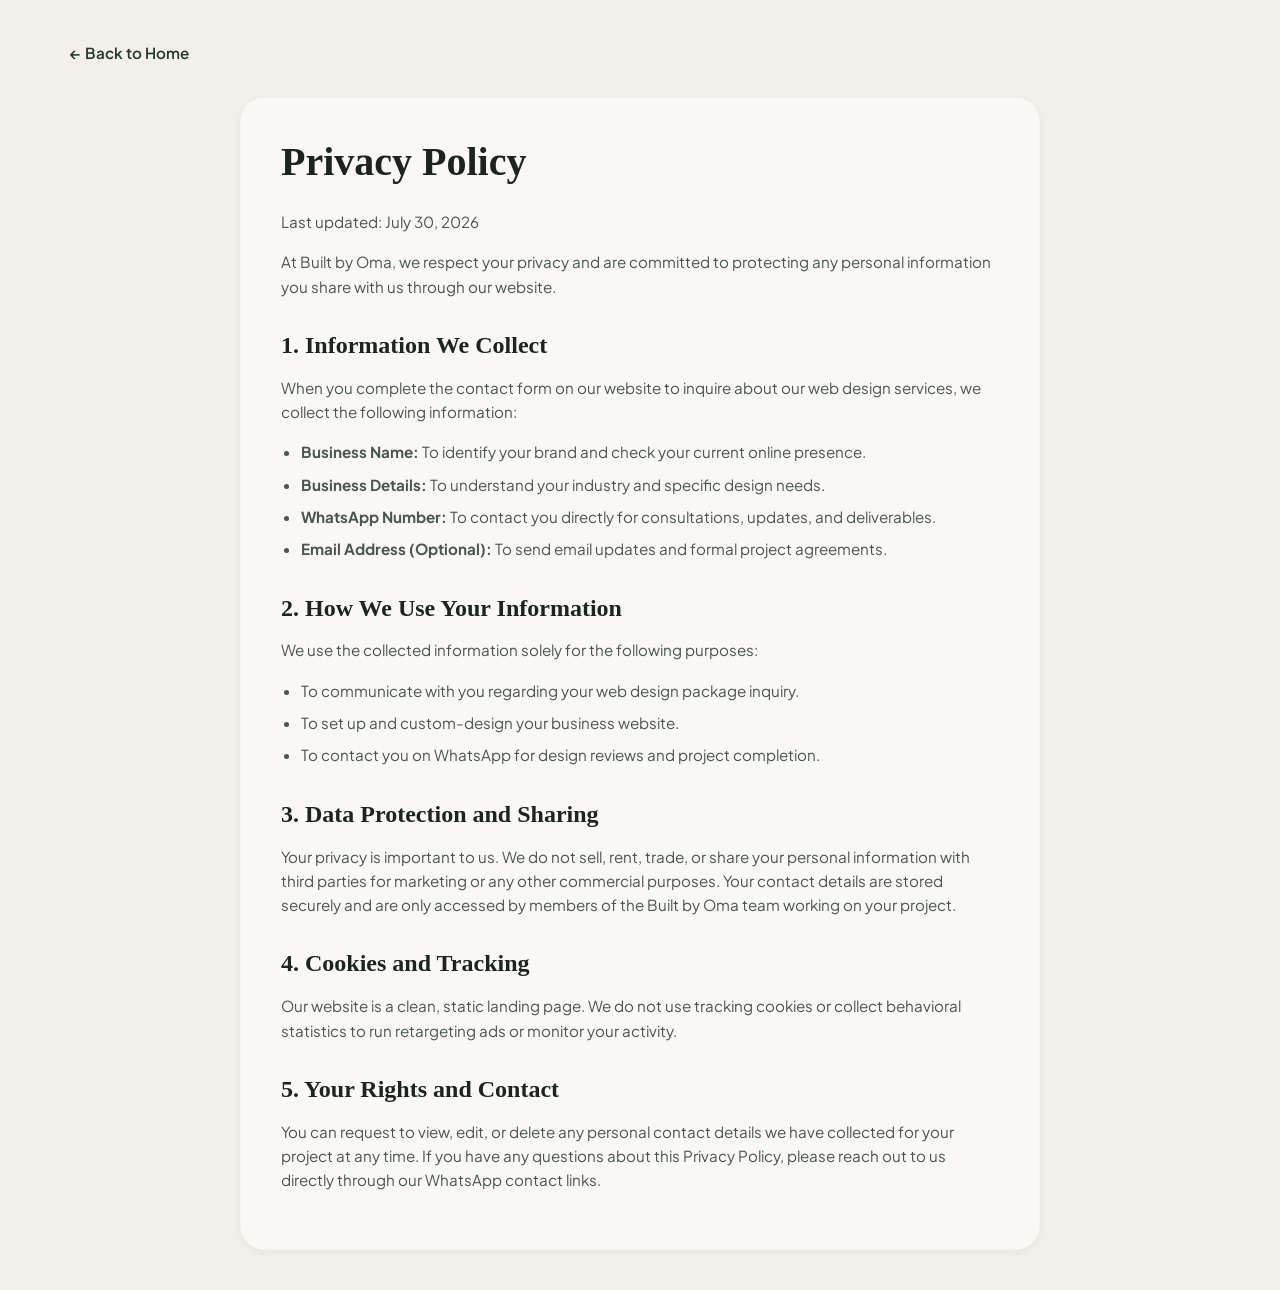
<file: privacy.html>
<!DOCTYPE html>
<html lang="en">
<head>
  <meta charset="UTF-8">
  <meta name="viewport" content="width=device-width, initial-scale=1.0">
  <meta name="description" content="Privacy Policy for Built by Oma. Learn how we collect, use, and protect your information.">
  <title>Privacy Policy - Built by Oma</title>
  <link rel="preconnect" href="https://fonts.googleapis.com">
  <link rel="preconnect" href="https://fonts.gstatic.com" crossorigin>
  <link href="https://fonts.googleapis.com/css2?family=Outfit:wght@400;500;600;700;800&family=Plus+Jakarta+Sans:wght@400;500;600;700&display=swap" rel="stylesheet">
  <link rel="stylesheet" href="index.css">
  <style>
    .privacy-content {
      max-width: 800px;
      margin: 0 auto;
      background-color: var(--color-bg);
      padding: clamp(20px, 4vw, 40px);
      border-radius: var(--radius-lg);
      box-shadow: var(--shadow-sm);
      border: 1px solid rgba(15, 23, 42, 0.02);
    }
    .privacy-content h1 {
      margin-bottom: 24px;
      font-size: clamp(1.85rem, 4vw, 2.5rem);
    }
    .privacy-content h2 {
      margin-top: 32px;
      margin-bottom: 16px;
      font-size: clamp(1.2rem, 3vw, 1.5rem);
    }
    .privacy-content p {
      margin-bottom: 16px;
      line-height: 1.6;
      font-size: 0.95rem;
    }
    .privacy-content ul {
      margin-bottom: 16px;
      padding-left: 20px;
    }
    .privacy-content li {
      margin-bottom: 8px;
      line-height: 1.6;
      font-size: 0.95rem;
    }
    .privacy-back-link {
      display: inline-flex;
      align-items: center;
      gap: 8px;
      color: var(--color-primary);
      font-weight: 600;
      text-decoration: none;
      margin-bottom: 32px;
      transition: var(--transition-smooth);
      font-size: 0.95rem;
    }
    .privacy-back-link:hover {
      color: var(--color-primary-hover);
      transform: translateX(-4px);
    }
  </style>
  <!-- TikTok Pixel Code Start -->
  <script>
  !function (w, d, t) {
    w.TiktokAnalyticsObject=t;var ttq=w[t]=w[t]||[];ttq.methods=["page","track","identify","instances","debug","on","off","once","ready","alias","group","enableCookie","disableCookie","holdConsent","revokeConsent","grantConsent"],ttq.setAndDefer=function(t,e){t[e]=function(){t.push([e].concat(Array.prototype.slice.call(arguments,0)))}};for(var i=0;i<ttq.methods.length;i++)ttq.setAndDefer(ttq,ttq.methods[i]);ttq.instance=function(t){for(
  var e=ttq._i[t]||[],n=0;n<ttq.methods.length;n++)ttq.setAndDefer(e,ttq.methods[n]);return e},ttq.load=function(e,n){var r="https://analytics.tiktok.com/i18n/pixel/events.js",o=n&&n.partner;ttq._i=ttq._i||{},ttq._i[e]=[],ttq._i[e]._u=r,ttq._t=ttq._t||{},ttq._t[e]=+new Date,ttq._o=ttq._o||{},ttq._o[e]=n||{};n=document.createElement("script")
  ;n.type="text/javascript",n.async=!0,n.src=r+"?sdkid="+e+"&lib="+t;e=document.getElementsByTagName("script")[0];e.parentNode.insertBefore(n,e)};

    ttq.load('D9O7S73C77U4HBCLN2R0');
    ttq.page();
  }(window, document, 'ttq');
  </script>
  <!-- TikTok Pixel Code End -->

  <!-- Meta Pixel Code -->
  <script>
  !function(f,b,e,v,n,t,s)
  {if(f.fbq)return;n=f.fbq=function(){n.callMethod?
  n.callMethod.apply(n,arguments):n.queue.push(arguments)};
  if(!f._fbq)f._fbq=n;n.push=n;n.loaded=!0;n.version='2.0';
  n.queue=[];t=b.createElement(e);t.async=!0;
  t.src=v;s=b.getElementsByTagName(e)[0];
  s.parentNode.insertBefore(t,s)}(window, document,'script',
  'https://connect.facebook.net/en_US/fbevents.js');
  fbq('init', '1521266612656173');
  fbq('track', 'PageView');
  </script>
  <noscript><img height="1" width="1" style="display:none"
  src="https://www.facebook.com/tr?id=1521266612656173&ev=PageView&noscript=1"
  /></noscript>
  <!-- End Meta Pixel Code -->
</head>
<body style="background-color: var(--color-surface); padding-top: 40px; padding-bottom: 40px;">
  <div class="container">
    <a href="index.html" class="privacy-back-link">&larr; Back to Home</a>
    
    <article class="privacy-content">
      <h1>Privacy Policy</h1>
      <p>Last updated: July 30, 2026</p>
      
      <p>At Built by Oma, we respect your privacy and are committed to protecting any personal information you share with us through our website.</p>
      
      <h2>1. Information We Collect</h2>
      <p>When you complete the contact form on our website to inquire about our web design services, we collect the following information:</p>
      <ul>
        <li><strong>Business Name:</strong> To identify your brand and check your current online presence.</li>
        <li><strong>Business Details:</strong> To understand your industry and specific design needs.</li>
        <li><strong>WhatsApp Number:</strong> To contact you directly for consultations, updates, and deliverables.</li>
        <li><strong>Email Address (Optional):</strong> To send email updates and formal project agreements.</li>
      </ul>
      
      <h2>2. How We Use Your Information</h2>
      <p>We use the collected information solely for the following purposes:</p>
      <ul>
        <li>To communicate with you regarding your web design package inquiry.</li>
        <li>To set up and custom-design your business website.</li>
        <li>To contact you on WhatsApp for design reviews and project completion.</li>
      </ul>
      
      <h2>3. Data Protection and Sharing</h2>
      <p>Your privacy is important to us. We do not sell, rent, trade, or share your personal information with third parties for marketing or any other commercial purposes. Your contact details are stored securely and are only accessed by members of the Built by Oma team working on your project.</p>
      
      <h2>4. Cookies and Tracking</h2>
      <p>Our website is a clean, static landing page. We do not use tracking cookies or collect behavioral statistics to run retargeting ads or monitor your activity.</p>
      
      <h2>5. Your Rights and Contact</h2>
      <p>You can request to view, edit, or delete any personal contact details we have collected for your project at any time. If you have any questions about this Privacy Policy, please reach out to us directly through our WhatsApp contact links.</p>
    </article>
  </div>
</body>
</html>
</file>
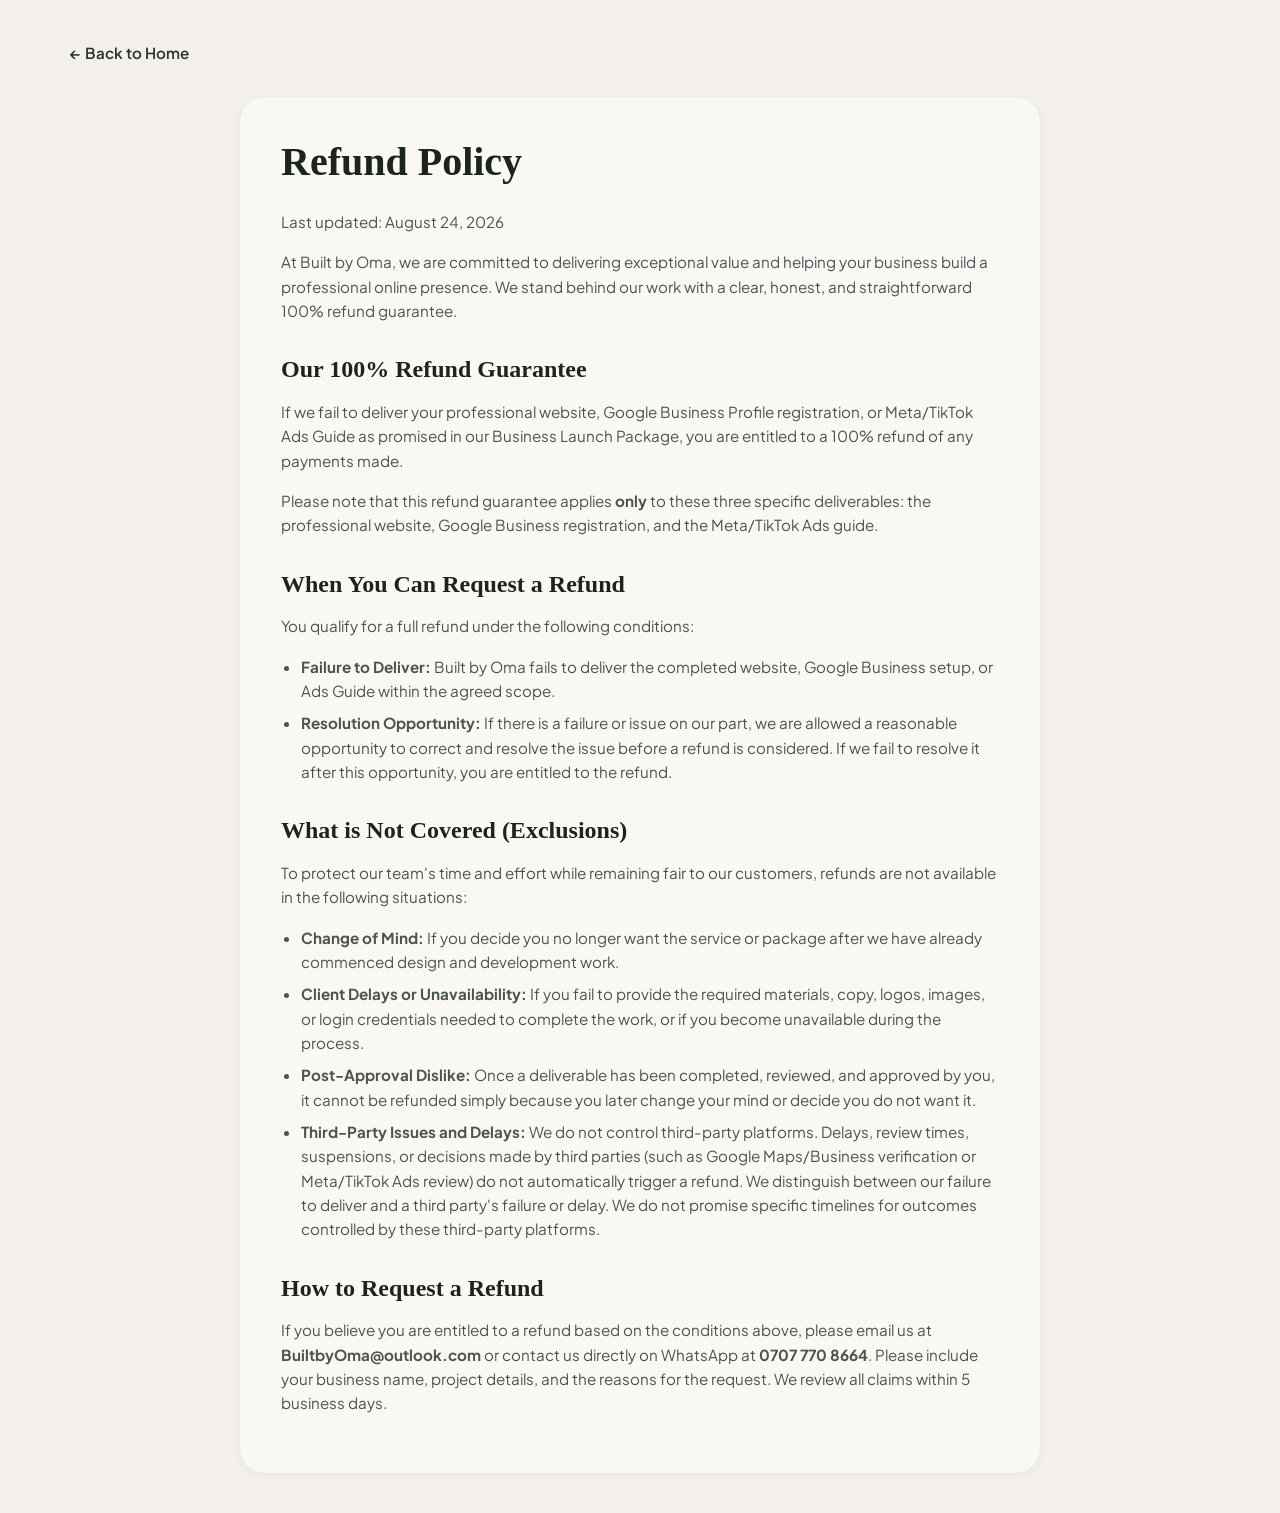
<file: refund.html>
<!DOCTYPE html>
<html lang="en">
<head>
  <meta charset="UTF-8">
  <meta name="viewport" content="width=device-width, initial-scale=1.0">
  <meta name="description" content="Refund Policy for Built by Oma. Read our 100% refund guarantee conditions.">
  <title>Refund Policy - Built by Oma</title>
  <link rel="preconnect" href="https://fonts.googleapis.com">
  <link rel="preconnect" href="https://fonts.gstatic.com" crossorigin>
  <link href="https://fonts.googleapis.com/css2?family=Outfit:wght@400;500;600;700;800&family=Plus+Jakarta+Sans:wght@400;500;600;700&display=swap" rel="stylesheet">
  <link rel="stylesheet" href="index.css">
  <style>
    .privacy-content {
      max-width: 800px;
      margin: 0 auto;
      background-color: var(--color-bg);
      padding: clamp(20px, 4vw, 40px);
      border-radius: var(--radius-lg);
      box-shadow: var(--shadow-sm);
      border: 1px solid rgba(15, 23, 42, 0.02);
    }
    .privacy-content h1 {
      margin-bottom: 24px;
      font-size: clamp(1.85rem, 4vw, 2.5rem);
    }
    .privacy-content h2 {
      margin-top: 32px;
      margin-bottom: 16px;
      font-size: clamp(1.2rem, 3vw, 1.5rem);
    }
    .privacy-content p {
      margin-bottom: 16px;
      line-height: 1.6;
      font-size: 0.95rem;
    }
    .privacy-content ul {
      margin-bottom: 16px;
      padding-left: 20px;
    }
    .privacy-content li {
      margin-bottom: 8px;
      line-height: 1.6;
      font-size: 0.95rem;
    }
    .privacy-back-link {
      display: inline-flex;
      align-items: center;
      gap: 8px;
      color: var(--color-primary);
      font-weight: 600;
      text-decoration: none;
      margin-bottom: 32px;
      transition: var(--transition-smooth);
      font-size: 0.95rem;
    }
    .privacy-back-link:hover {
      color: var(--color-primary-hover);
      transform: translateX(-4px);
    }
  </style>
  <!-- TikTok Pixel Code Start -->
  <script>
  !function (w, d, t) {
    w.TiktokAnalyticsObject=t;var ttq=w[t]=w[t]||[];ttq.methods=["page","track","identify","instances","debug","on","off","once","ready","alias","group","enableCookie","disableCookie","holdConsent","revokeConsent","grantConsent"],ttq.setAndDefer=function(t,e){t[e]=function(){t.push([e].concat(Array.prototype.slice.call(arguments,0)))}};for(var i=0;i<ttq.methods.length;i++)ttq.setAndDefer(ttq,ttq.methods[i]);ttq.instance=function(t){for(
  var e=ttq._i[t]||[],n=0;n<ttq.methods.length;n++)ttq.setAndDefer(e,ttq.methods[n]);return e},ttq.load=function(e,n){var r="https://analytics.tiktok.com/i18n/pixel/events.js",o=n&&n.partner;ttq._i=ttq._i||{},ttq._i[e]=[],ttq._i[e]._u=r,ttq._t=ttq._t||{},ttq._t[e]=+new Date,ttq._o=ttq._o||{},ttq._o[e]=n||{};n=document.createElement("script")
  ;n.type="text/javascript",n.async=!0,n.src=r+"?sdkid="+e+"&lib="+t;e=document.getElementsByTagName("script")[0];e.parentNode.insertBefore(n,e)};

    ttq.load('D9O7S73C77U4HBCLN2R0');
    ttq.page();
  }(window, document, 'ttq');
  </script>
  <!-- TikTok Pixel Code End -->

  <!-- Meta Pixel Code -->
  <script>
  !function(f,b,e,v,n,t,s)
  {if(f.fbq)return;n=f.fbq=function(){n.callMethod?
  n.callMethod.apply(n,arguments):n.queue.push(arguments)};
  if(!f._fbq)f._fbq=n;n.push=n;n.loaded=!0;n.version='2.0';
  n.queue=[];t=b.createElement(e);t.async=!0;
  t.src=v;s=b.getElementsByTagName(e)[0];
  s.parentNode.insertBefore(t,s)}(window, document,'script',
  'https://connect.facebook.net/en_US/fbevents.js');
  fbq('init', '1521266612656173');
  fbq('track', 'PageView');
  </script>
  <noscript><img height="1" width="1" style="display:none"
  src="https://www.facebook.com/tr?id=1521266612656173&ev=PageView&noscript=1"
  /></noscript>
  <!-- End Meta Pixel Code -->
</head>
<body style="background-color: var(--color-surface); padding-top: 40px; padding-bottom: 40px;">
  <div class="container">
    <a href="index.html" class="privacy-back-link">&larr; Back to Home</a>
    
    <article class="privacy-content">
      <h1>Refund Policy</h1>
      <p>Last updated: August 24, 2026</p>
      
      <p>At Built by Oma, we are committed to delivering exceptional value and helping your business build a professional online presence. We stand behind our work with a clear, honest, and straightforward 100% refund guarantee.</p>

      <h2>Our 100% Refund Guarantee</h2>
      <p>If we fail to deliver your professional website, Google Business Profile registration, or Meta/TikTok Ads Guide as promised in our Business Launch Package, you are entitled to a 100% refund of any payments made.</p>
      <p>Please note that this refund guarantee applies <strong>only</strong> to these three specific deliverables: the professional website, Google Business registration, and the Meta/TikTok Ads guide.</p>

      <h2>When You Can Request a Refund</h2>
      <p>You qualify for a full refund under the following conditions:</p>
      <ul>
        <li><strong>Failure to Deliver:</strong> Built by Oma fails to deliver the completed website, Google Business setup, or Ads Guide within the agreed scope.</li>
        <li><strong>Resolution Opportunity:</strong> If there is a failure or issue on our part, we are allowed a reasonable opportunity to correct and resolve the issue before a refund is considered. If we fail to resolve it after this opportunity, you are entitled to the refund.</li>
      </ul>

      <h2>What is Not Covered (Exclusions)</h2>
      <p>To protect our team's time and effort while remaining fair to our customers, refunds are not available in the following situations:</p>
      <ul>
        <li><strong>Change of Mind:</strong> If you decide you no longer want the service or package after we have already commenced design and development work.</li>
        <li><strong>Client Delays or Unavailability:</strong> If you fail to provide the required materials, copy, logos, images, or login credentials needed to complete the work, or if you become unavailable during the process.</li>
        <li><strong>Post-Approval Dislike:</strong> Once a deliverable has been completed, reviewed, and approved by you, it cannot be refunded simply because you later change your mind or decide you do not want it.</li>
        <li><strong>Third-Party Issues and Delays:</strong> We do not control third-party platforms. Delays, review times, suspensions, or decisions made by third parties (such as Google Maps/Business verification or Meta/TikTok Ads review) do not automatically trigger a refund. We distinguish between our failure to deliver and a third party's failure or delay. We do not promise specific timelines for outcomes controlled by these third-party platforms.</li>
      </ul>

      <h2>How to Request a Refund</h2>
      <p>If you believe you are entitled to a refund based on the conditions above, please email us at <strong>BuiltbyOma@outlook.com</strong> or contact us directly on WhatsApp at <strong>0707 770 8664</strong>. Please include your business name, project details, and the reasons for the request. We review all claims within 5 business days.</p>
    </article>
  </div>

  <script src="app.js?v=12"></script>
</body>
</html>
</file>
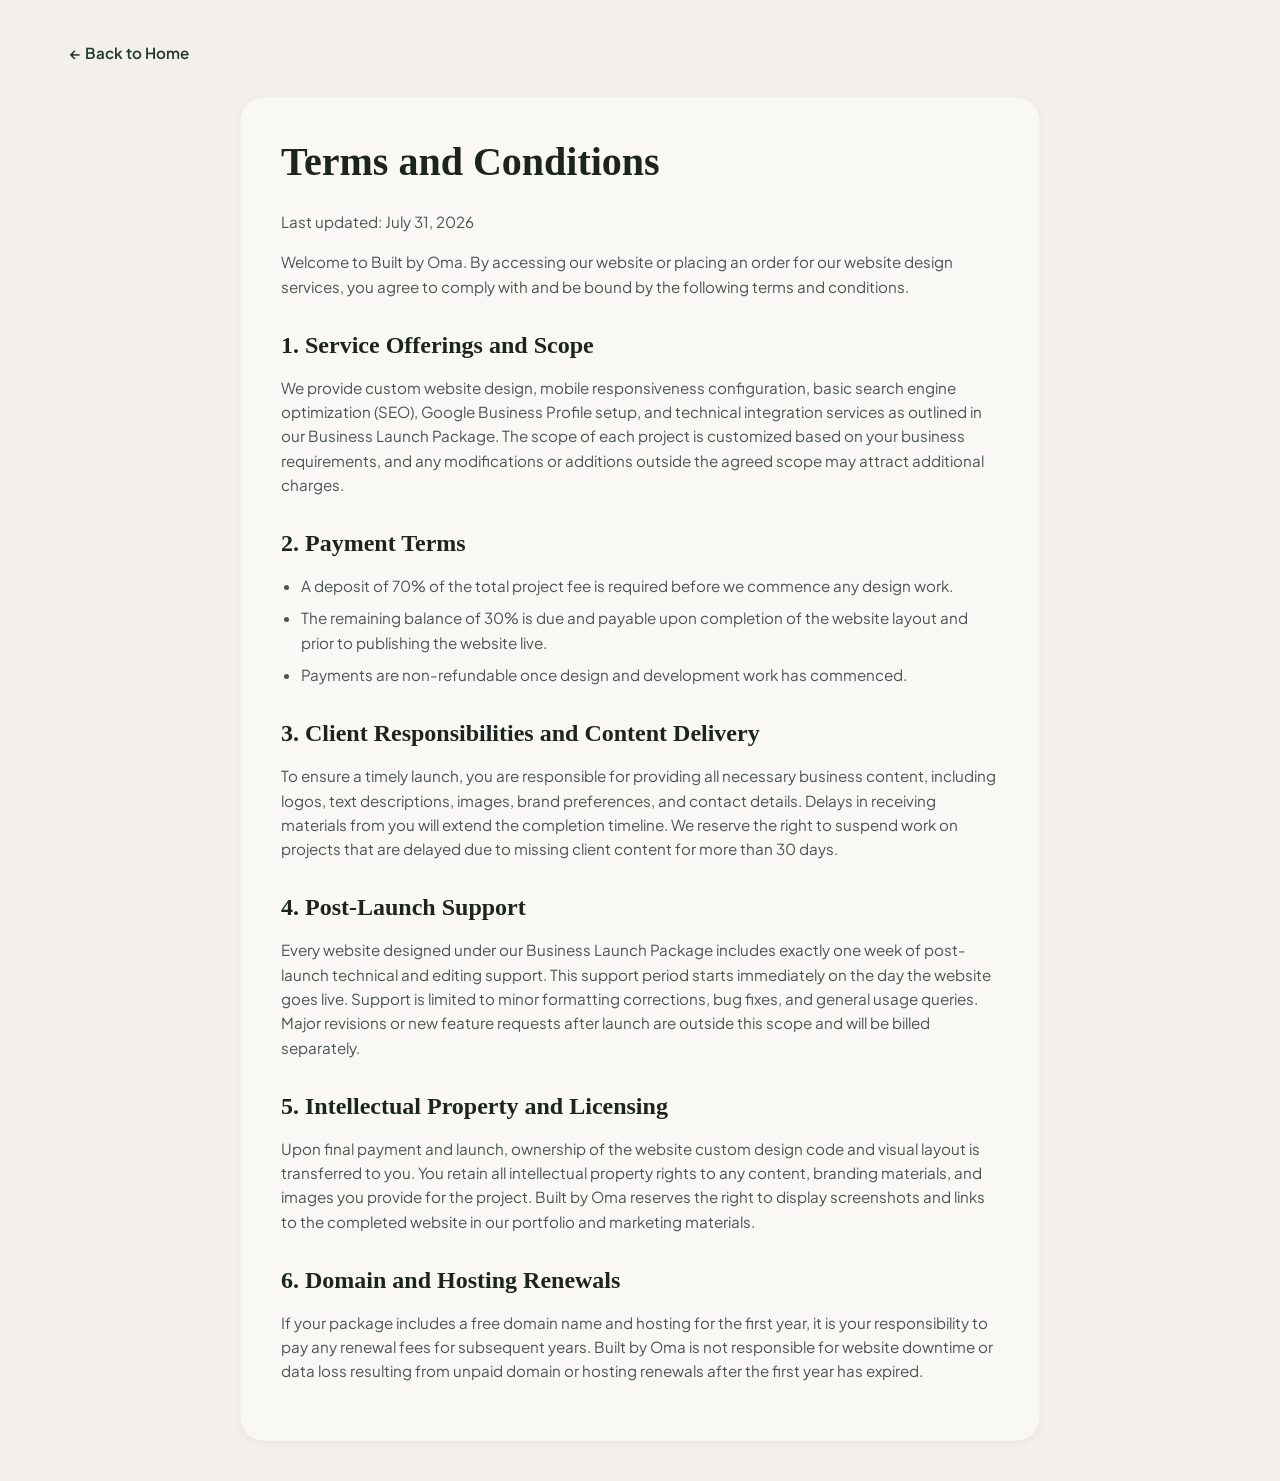
<file: terms.html>
<!DOCTYPE html>
<html lang="en">
<head>
  <meta charset="UTF-8">
  <meta name="viewport" content="width=device-width, initial-scale=1.0">
  <meta name="description" content="Terms and Conditions for Built by Oma. Read our website design terms and service agreements.">
  <title>Terms and Conditions - Built by Oma</title>
  <link rel="preconnect" href="https://fonts.googleapis.com">
  <link rel="preconnect" href="https://fonts.gstatic.com" crossorigin>
  <link href="https://fonts.googleapis.com/css2?family=Outfit:wght@400;500;600;700;800&family=Plus+Jakarta+Sans:wght@400;500;600;700&display=swap" rel="stylesheet">
  <link rel="stylesheet" href="index.css">
  <style>
    .terms-content {
      max-width: 800px;
      margin: 0 auto;
      background-color: var(--color-bg);
      padding: clamp(20px, 4vw, 40px);
      border-radius: var(--radius-lg);
      box-shadow: var(--shadow-sm);
      border: 1px solid rgba(15, 23, 42, 0.02);
    }
    .terms-content h1 {
      margin-bottom: 24px;
      font-size: clamp(1.85rem, 4vw, 2.5rem);
    }
    .terms-content h2 {
      margin-top: 32px;
      margin-bottom: 16px;
      font-size: clamp(1.2rem, 3vw, 1.5rem);
    }
    .terms-content p {
      margin-bottom: 16px;
      line-height: 1.6;
      font-size: 0.95rem;
    }
    .terms-content ul {
      margin-bottom: 16px;
      padding-left: 20px;
    }
    .terms-content li {
      margin-bottom: 8px;
      line-height: 1.6;
      font-size: 0.95rem;
    }
    .terms-back-link {
      display: inline-flex;
      align-items: center;
      gap: 8px;
      color: var(--color-primary);
      font-weight: 600;
      text-decoration: none;
      margin-bottom: 32px;
      transition: var(--transition-smooth);
      font-size: 0.95rem;
    }
    .terms-back-link:hover {
      color: var(--color-primary-hover);
      transform: translateX(-4px);
    }
  </style>
  <!-- TikTok Pixel Code Start -->
  <script>
  !function (w, d, t) {
    w.TiktokAnalyticsObject=t;var ttq=w[t]=w[t]||[];ttq.methods=["page","track","identify","instances","debug","on","off","once","ready","alias","group","enableCookie","disableCookie","holdConsent","revokeConsent","grantConsent"],ttq.setAndDefer=function(t,e){t[e]=function(){t.push([e].concat(Array.prototype.slice.call(arguments,0)))}};for(var i=0;i<ttq.methods.length;i++)ttq.setAndDefer(ttq,ttq.methods[i]);ttq.instance=function(t){for(
  var e=ttq._i[t]||[],n=0;n<ttq.methods.length;n++)ttq.setAndDefer(e,ttq.methods[n]);return e},ttq.load=function(e,n){var r="https://analytics.tiktok.com/i18n/pixel/events.js",o=n&&n.partner;ttq._i=ttq._i||{},ttq._i[e]=[],ttq._i[e]._u=r,ttq._t=ttq._t||{},ttq._t[e]=+new Date,ttq._o=ttq._o||{},ttq._o[e]=n||{};n=document.createElement("script")
  ;n.type="text/javascript",n.async=!0,n.src=r+"?sdkid="+e+"&lib="+t;e=document.getElementsByTagName("script")[0];e.parentNode.insertBefore(n,e)};

    ttq.load('D9O7S73C77U4HBCLN2R0');
    ttq.page();
  }(window, document, 'ttq');
  </script>
  <!-- TikTok Pixel Code End -->

  <!-- Meta Pixel Code -->
  <script>
  !function(f,b,e,v,n,t,s)
  {if(f.fbq)return;n=f.fbq=function(){n.callMethod?
  n.callMethod.apply(n,arguments):n.queue.push(arguments)};
  if(!f._fbq)f._fbq=n;n.push=n;n.loaded=!0;n.version='2.0';
  n.queue=[];t=b.createElement(e);t.async=!0;
  t.src=v;s=b.getElementsByTagName(e)[0];
  s.parentNode.insertBefore(t,s)}(window, document,'script',
  'https://connect.facebook.net/en_US/fbevents.js');
  fbq('init', '1521266612656173');
  fbq('track', 'PageView');
  </script>
  <noscript><img height="1" width="1" style="display:none"
  src="https://www.facebook.com/tr?id=1521266612656173&ev=PageView&noscript=1"
  /></noscript>
  <!-- End Meta Pixel Code -->
</head>
<body style="background-color: var(--color-surface); padding-top: 40px; padding-bottom: 40px;">
  <div class="container">
    <a href="index.html" class="terms-back-link">&larr; Back to Home</a>
    
    <article class="terms-content">
      <h1>Terms and Conditions</h1>
      <p>Last updated: July 31, 2026</p>
      
      <p>Welcome to Built by Oma. By accessing our website or placing an order for our website design services, you agree to comply with and be bound by the following terms and conditions.</p>
      
      <h2>1. Service Offerings and Scope</h2>
      <p>We provide custom website design, mobile responsiveness configuration, basic search engine optimization (SEO), Google Business Profile setup, and technical integration services as outlined in our Business Launch Package. The scope of each project is customized based on your business requirements, and any modifications or additions outside the agreed scope may attract additional charges.</p>
      
      <h2>2. Payment Terms</h2>
      <ul>
        <li>A deposit of 70% of the total project fee is required before we commence any design work.</li>
        <li>The remaining balance of 30% is due and payable upon completion of the website layout and prior to publishing the website live.</li>
        <li>Payments are non-refundable once design and development work has commenced.</li>
      </ul>
      
      <h2>3. Client Responsibilities and Content Delivery</h2>
      <p>To ensure a timely launch, you are responsible for providing all necessary business content, including logos, text descriptions, images, brand preferences, and contact details. Delays in receiving materials from you will extend the completion timeline. We reserve the right to suspend work on projects that are delayed due to missing client content for more than 30 days.</p>
      
      <h2>4. Post-Launch Support</h2>
      <p>Every website designed under our Business Launch Package includes exactly one week of post-launch technical and editing support. This support period starts immediately on the day the website goes live. Support is limited to minor formatting corrections, bug fixes, and general usage queries. Major revisions or new feature requests after launch are outside this scope and will be billed separately.</p>
      
      <h2>5. Intellectual Property and Licensing</h2>
      <p>Upon final payment and launch, ownership of the website custom design code and visual layout is transferred to you. You retain all intellectual property rights to any content, branding materials, and images you provide for the project. Built by Oma reserves the right to display screenshots and links to the completed website in our portfolio and marketing materials.</p>
      
      <h2>6. Domain and Hosting Renewals</h2>
      <p>If your package includes a free domain name and hosting for the first year, it is your responsibility to pay any renewal fees for subsequent years. Built by Oma is not responsible for website downtime or data loss resulting from unpaid domain or hosting renewals after the first year has expired.</p>
    </article>
  </div>
</body>
</html>
</file>
<file: index.css>
/* ==========================================================================
   BUILT BY OMA - PROMO LAUNCH PLAN DESIGN SYSTEM
   Visual Direction: Warm Editorial, Premium Trust, Tactile Craft (Image 1 Ref)
   Typography: Fraunces (Serif) + Plus Jakarta Sans (Sans) + Caveat (Script)
   Palette: Warm Linen Cream (#FAF8F5), Forest Green (#22372B), Amber Gold (#C97A1E)
   ========================================================================== */

/* ==========================================================================
   1. CUSTOM PROPERTIES (DESIGN SYSTEM TOKENS)
   ========================================================================== */
:root {
  /* Editorial Color System */
  --color-primary: #22372B;              /* Deep Forest Green (Primary CTAs) */
  --color-primary-hover: #17271E;
  --color-primary-light: #EBF0EA;        /* Soft Sage Tint */
  --color-primary-rgb: 34, 55, 43;

  --color-accent: #C97A1E;               /* Warm Amber Gold */
  --color-accent-hover: #B46A14;
  --color-accent-light: #FDF4E7;         /* Delicate Amber Cream */
  --color-accent-rgb: 201, 122, 30;

  --color-yellow: hsl(38, 92%, 50%);     /* Bright Brand Yellow / Amber */
  --color-yellow-hover: hsl(38, 92%, 44%);

  --color-bg: #FAF8F5;                   /* Warm Linen / Cream Page Background */
  --color-surface: #F3EFEA;              /* Subtle Warm Tint for Alternating Sections */
  --color-surface-card: #FFFFFF;         /* Crisp White Card Surface */
  
  --color-text-primary: #1C241E;         /* Deep Rich Charcoal */
  --color-text-secondary: #4A5550;       /* Muted Body Text */
  --color-text-muted: #7A8580;           /* Soft Subtext */
  
  --color-border: #E8E2D9;               /* Warm Border */
  --color-border-light: #F0ECE4;
  
  --color-success: #2A7B4C;              /* Forest Green for Checkmarks */
  --color-warning: #C97A1E;
  --color-error: #D94436;

  /* Typography */
  --font-heading: 'Fraunces', Georgia, serif;
  --font-body: 'Plus Jakarta Sans', system-ui, -apple-system, BlinkMacSystemFont, 'Segoe UI', Roboto, sans-serif;
  --font-script: 'Caveat', cursive, sans-serif;

  /* Elevations */
  --shadow-xs: 0 1px 3px rgba(28, 36, 30, 0.04);
  --shadow-sm: 0 2px 8px rgba(28, 36, 30, 0.05);
  --shadow-md: 0 8px 24px rgba(28, 36, 30, 0.07), 0 2px 6px rgba(28, 36, 30, 0.03);
  --shadow-lg: 0 20px 40px rgba(28, 36, 30, 0.1), 0 4px 12px rgba(28, 36, 30, 0.04);
  --shadow-xl: 0 28px 60px rgba(28, 36, 30, 0.14);

  /* Radii */
  --radius-xs: 6px;
  --radius-sm: 10px;
  --radius-md: 16px;
  --radius-lg: 24px;
  --radius-xl: 32px;
  --radius-full: 9999px;

  /* Layout */
  --container-width: 1180px;
  --transition-smooth: all 0.25s cubic-bezier(0.4, 0, 0.2, 1);
  --transition-spring: all 0.35s cubic-bezier(0.175, 0.885, 0.32, 1.275);
}

/* ==========================================================================
   2. RESET & BASE STYLES
   ========================================================================== */
*, *::before, *::after {
  box-sizing: border-box;
  margin: 0;
  padding: 0;
}

html {
  scroll-behavior: smooth;
  font-size: 16px;
}

body {
  font-family: var(--font-body);
  background-color: var(--color-bg);
  color: var(--color-text-secondary);
  line-height: 1.65;
  -webkit-font-smoothing: antialiased;
  -moz-osx-font-smoothing: grayscale;
  overflow-x: hidden;
  padding-bottom: 74px; /* Space for mobile sticky bar */
}

h1, h2, h3, h4 {
  font-family: var(--font-heading);
  color: var(--color-text-primary);
  font-weight: 700;
  line-height: 1.2;
}

a {
  color: inherit;
  text-decoration: none;
  transition: var(--transition-smooth);
}

img {
  max-width: 100%;
  height: auto;
  display: block;
}

button {
  font-family: inherit;
}

/* --- LAYOUT UTILITIES --- */
.container {
  width: 100%;
  max-width: var(--container-width);
  margin: 0 auto;
  padding: 0 20px;
}

.section-padding {
  padding: 64px 0;
}

@media (min-width: 992px) {
  .section-padding {
    padding: 96px 0;
  }
  body {
    padding-bottom: 0;
  }
}

.text-center {
  text-align: center;
}

.section-header {
  max-width: 680px;
  margin: 0 auto 40px;
}

.section-header h2 {
  font-size: 2rem;
  margin-bottom: 14px;
  letter-spacing: -0.015em;
}

.section-header p {
  font-size: 1.05rem;
  color: var(--color-text-secondary);
  line-height: 1.6;
}

@media (min-width: 992px) {
  .section-header h2 {
    font-size: 2.5rem;
  }
  .section-header {
    margin-bottom: 56px;
  }
}

/* ==========================================================================
   3. SITE HEADER (MINIMAL SINGLE PAGE BAR)
   ========================================================================== */
.site-header {
  position: fixed;
  top: 0;
  left: 0;
  width: 100%;
  background-color: rgba(250, 248, 245, 0.94);
  backdrop-filter: blur(14px);
  -webkit-backdrop-filter: blur(14px);
  border-bottom: 1px solid rgba(28, 36, 30, 0.07);
  z-index: 1000;
  transition: var(--transition-smooth);
}

.nav-container {
  display: flex;
  align-items: center;
  justify-content: space-between;
  height: 72px;
}

.logo {
  display: inline-flex;
  align-items: center;
}

.site-logo-img {
  height: 44px;
  width: auto;
  max-height: 48px;
  display: block;
  object-fit: contain;
}

.btn-header {
  background-color: var(--color-primary);
  color: #FFFFFF;
  padding: 10px 22px;
  border-radius: var(--radius-full);
  font-size: 0.9rem;
  font-weight: 600;
  box-shadow: var(--shadow-xs);
  transition: var(--transition-smooth);
}

.btn-header:hover {
  background-color: var(--color-primary-hover);
  transform: translateY(-1px);
  box-shadow: var(--shadow-sm);
  color: #FFFFFF;
}

/* ==========================================================================
   4. BUTTON & BADGE UTILITIES
   ========================================================================== */
.btn {
  display: inline-flex;
  align-items: center;
  justify-content: center;
  gap: 10px;
  padding: 14px 28px;
  border-radius: var(--radius-md);
  font-weight: 600;
  font-size: 1rem;
  min-height: 48px;
  transition: var(--transition-smooth);
  cursor: pointer;
  border: none;
  text-align: center;
}

.btn-primary {
  background-color: var(--color-primary);
  color: #FFFFFF;
  box-shadow: 0 4px 14px rgba(34, 55, 43, 0.22);
}

.btn-primary:hover {
  background-color: var(--color-primary-hover);
  color: #FFFFFF;
  transform: translateY(-2px);
  box-shadow: 0 8px 22px rgba(34, 55, 43, 0.3);
}

.btn-hero {
  padding: 16px 36px;
  font-size: 1.05rem;
  font-weight: 700;
  border-radius: var(--radius-full);
  background-color: var(--color-yellow);
  color: #1C241E;
  box-shadow: 0 4px 16px rgba(245, 158, 11, 0.35);
  border: none;
}

.btn-hero:hover {
  background-color: var(--color-yellow-hover);
  color: #1C241E;
  transform: translateY(-2px);
  box-shadow: 0 8px 24px rgba(245, 158, 11, 0.45);
}

.btn-arrow {
  color: #1C241E;
  transition: transform 0.25s ease;
}

.btn-hero:hover .btn-arrow {
  transform: translateX(4px);
}

.btn-secondary {
  background-color: var(--color-surface-card);
  color: var(--color-text-primary);
  border: 1px solid var(--color-border);
}

.btn-secondary:hover {
  background-color: var(--color-surface);
  border-color: var(--color-text-primary);
}

/* ==========================================================================
   5. HERO SECTION
   ========================================================================== */
.hero {
  padding-top: 108px;
  padding-bottom: 56px;
  background: radial-gradient(circle at 50% 0%, #FFFFFF 0%, var(--color-bg) 65%);
}

.hero-grid {
  display: flex;
  flex-direction: column;
  gap: 40px;
}

.hero-text {
  text-align: left;
}

.hero-tagline {
  display: block;
  font-size: 0.82rem;
  font-weight: 700;
  color: #8A7D70;
  text-transform: uppercase;
  letter-spacing: 0.12em;
  margin-bottom: 20px;
  background: none;
  border: none;
  padding: 0;
}

.hero h1 {
  font-size: 2.35rem;
  line-height: 1.18;
  margin-bottom: 18px;
  letter-spacing: -0.02em;
  color: var(--color-text-primary);
  text-align: left;
}

.hero-desc {
  font-size: 1.05rem;
  line-height: 1.65;
  color: var(--color-text-secondary);
  margin-bottom: 28px;
  max-width: 540px;
  margin-left: 0;
  margin-right: 0;
  text-align: left;
}

.hero-cta-group {
  display: flex;
  justify-content: flex-start;
  margin-bottom: 18px;
}

.hero-micro-proof {
  display: flex;
  align-items: center;
  justify-content: flex-start;
  flex-wrap: wrap;
  gap: 10px;
  font-size: 0.88rem;
  font-weight: 500;
  color: var(--color-text-secondary);
  text-align: left;
}

.micro-dot {
  color: var(--color-accent);
  font-size: 1.1rem;
}

/* Hero Visual & Mockups */
.hero-visual {
  position: relative;
  display: flex;
  flex-direction: column;
  align-items: center;
}

.script-annotation {
  display: inline-flex;
  align-items: center;
  gap: 8px;
  font-family: var(--font-script);
  font-size: 1.45rem;
  color: var(--color-accent);
  font-weight: 600;
  margin-bottom: 16px;
}

.annotation-arrow {
  color: var(--color-accent);
}

/* Visibility toggles for Desktop combo vs Dedicated Mobile view */
.desktop-only {
  display: none !important;
}

.mobile-only {
  display: block !important;
  width: 100%;
}

/* Dedicated Mobile Hero Phone */
.hero-phone-main {
  max-width: 280px;
  margin: 0 auto;
  filter: drop-shadow(0 18px 30px rgba(28, 36, 30, 0.16));
}

.phone-frame {
  background: #111827;
  border-radius: 28px;
  padding: 8px;
  border: 2px solid #283345;
  box-shadow: inset 0 0 0 1px rgba(255, 255, 255, 0.08);
}

.phone-speaker {
  width: 44px;
  height: 4px;
  background: #1F2937;
  border-radius: 2px;
  margin: 2px auto 8px;
}

.phone-screen {
  overflow: hidden;
  border-radius: 20px;
  background: #000;
  line-height: 0;
}

.phone-screen img {
  width: 100%;
  height: auto;
  display: block;
  border-radius: 0;
}

.hero-phone-screen {
  position: relative;
  overflow: hidden;
  border-radius: 20px;
  background: #000;
  line-height: 0;
}

.hero-mockup-video {
  width: 100%;
  height: auto;
  display: block;
  border-radius: 0;
  object-fit: cover;
}

/* Elegant sound control toggle */
.video-sound-toggle {
  position: absolute;
  bottom: 12px;
  right: 12px;
  z-index: 10;
  width: 34px;
  height: 34px;
  border-radius: 50%;
  background: rgba(17, 24, 39, 0.75);
  backdrop-filter: blur(8px);
  -webkit-backdrop-filter: blur(8px);
  border: 1px solid rgba(255, 255, 255, 0.25);
  color: #FFFFFF;
  display: flex;
  align-items: center;
  justify-content: center;
  padding: 0;
  cursor: pointer;
  box-shadow: 0 4px 12px rgba(0, 0, 0, 0.35);
  transition: transform 0.2s ease, background-color 0.2s ease;
  line-height: 1;
}

.video-sound-toggle:hover {
  background: rgba(17, 24, 39, 0.92);
  transform: scale(1.08);
}

.video-sound-toggle:active {
  transform: scale(0.95);
}

.video-sound-toggle .sound-icon {
  width: 16px;
  height: 16px;
  stroke: #FFFFFF;
  display: block;
}

/* Desktop Combo Mockup (Laptop + Phone Companion) */
.mockup-combo {
  position: relative;
  width: 100%;
  max-width: 580px;
  margin: 0 auto;
}

.laptop-mockup {
  position: relative;
  width: 100%;
  filter: drop-shadow(0 24px 44px rgba(28, 36, 30, 0.16));
}

.laptop-lid {
  background: #181E24;
  border-radius: 14px 14px 0 0;
  padding: 10px 10px 0 10px;
  position: relative;
  border: 2px solid #2B333D;
  border-bottom: none;
}

.laptop-camera {
  width: 6px;
  height: 6px;
  background: #0D1117;
  border-radius: 50%;
  margin: 0 auto 6px;
  position: relative;
}

.laptop-camera::after {
  content: '';
  position: absolute;
  top: 1.5px;
  left: 1.5px;
  width: 2px;
  height: 2px;
  background: #3B82F6;
  border-radius: 50%;
  opacity: 0.8;
}

.laptop-screen {
  overflow: hidden;
  border-radius: 6px 6px 0 0;
  background: #000;
  line-height: 0;
}

.laptop-screen img {
  width: 100%;
  height: auto;
  display: block;
  border-radius: 0;
}

.laptop-base {
  height: 14px;
  background: linear-gradient(to bottom, #E5E7EB 0%, #9CA3AF 100%);
  border-radius: 0 0 14px 14px;
  position: relative;
  box-shadow: 0 4px 12px rgba(0, 0, 0, 0.18);
}

.laptop-notch {
  position: absolute;
  top: 0;
  left: 50%;
  transform: translateX(-50%);
  width: 72px;
  height: 5px;
  background: #4B5563;
  border-radius: 0 0 4px 4px;
}

.phone-companion {
  position: absolute;
  right: -24px;
  bottom: -28px;
  width: 155px;
  filter: drop-shadow(0 18px 28px rgba(0, 0, 0, 0.24));
  z-index: 2;
  transition: transform 0.3s ease;
}

.phone-companion:hover {
  transform: translateY(-4px);
}

/* Desktop Hero Grid */
@media (min-width: 992px) {
  .hero {
    padding-top: 148px;
    padding-bottom: 84px;
  }

  .hero-grid {
    display: grid;
    grid-template-columns: 1.05fr 0.95fr;
    gap: 48px;
    align-items: center;
  }

  .hero-text {
    text-align: left;
  }

  .hero-desc {
    margin-left: 0;
    margin-right: 0;
    font-size: 1.15rem;
  }

  .hero h1 {
    font-size: 3.25rem;
  }

  .hero-cta-group {
    justify-content: flex-start;
  }

  .hero-micro-proof {
    justify-content: flex-start;
  }

  .desktop-only {
    display: block !important;
  }

  .mobile-only {
    display: none !important;
  }
}

/* ==========================================================================
   6. PAIN / READINESS SECTION (SECTION 2)
   ========================================================================== */
.pain-section {
  background-color: #FFFFFF;
  border-top: 1px solid var(--color-border);
  border-bottom: 1px solid var(--color-border);
}

.pain-grid {
  display: grid;
  grid-template-columns: 1fr;
  gap: 40px;
  align-items: start;
}

.pain-kicker {
  font-size: 0.85rem;
  font-weight: 700;
  letter-spacing: 0.09em;
  color: var(--color-accent);
  text-transform: uppercase;
  margin-bottom: 8px;
}

.pain-content h2 {
  font-size: 2.1rem;
  line-height: 1.22;
  color: var(--color-text-primary);
  margin-bottom: 24px;
}

.accent-bar {
  display: none !important;
}

.pain-paragraphs p {
  font-size: 1.02rem;
  line-height: 1.7;
  color: var(--color-text-secondary);
  margin-bottom: 16px;
}

.pain-paragraphs p:last-child {
  margin-bottom: 0;
}

.pain-highlight {
  color: var(--color-text-primary) !important;
  font-size: 1.06rem !important;
}

.pain-cards {
  display: flex;
  flex-direction: column;
  gap: 20px;
}

.pain-card {
  display: grid;
  grid-template-columns: 1fr 115px;
  align-items: center;
  gap: 16px;
  padding: 20px 22px;
  border-radius: var(--radius-md);
  box-shadow: var(--shadow-sm);
  transition: var(--transition-smooth);
}

.underline-accent {
  text-decoration: underline;
  text-decoration-color: var(--color-accent);
  text-decoration-thickness: 2px;
  text-underline-offset: 3px;
}

.pain-card:hover {
  transform: translateY(-2px);
  box-shadow: var(--shadow-md);
}

.pain-card-dms {
  background-color: #F9F4EE;
  border: 1px solid rgba(201, 122, 30, 0.2);
}

.pain-card-christmas {
  background-color: #EBF0EA;
  border: 1px solid rgba(34, 55, 43, 0.2);
}

.pain-card-suspended {
  background-color: #FAF0EB;
  border: 1px solid rgba(217, 68, 54, 0.2);
}

.pain-card-icon {
  width: 38px;
  height: 38px;
  border-radius: 50%;
  display: flex;
  align-items: center;
  justify-content: center;
  margin-bottom: 12px;
}

.icon-dms {
  background-color: rgba(201, 122, 30, 0.14);
  color: var(--color-accent);
}

.icon-christmas {
  background-color: rgba(34, 55, 43, 0.14);
  color: var(--color-primary);
}

.icon-suspended {
  background-color: rgba(217, 68, 54, 0.14);
  color: #C93B2B;
}

.pain-card-text h3 {
  font-size: 1.12rem;
  margin-bottom: 6px;
  color: var(--color-text-primary);
  line-height: 1.3;
}

.pain-card-text p {
  font-size: 0.9rem;
  line-height: 1.5;
  color: var(--color-text-secondary);
}

.pain-card-media {
  display: flex;
  align-items: center;
  justify-content: center;
}

.pain-card-media img {
  max-width: 100%;
  max-height: 125px;
  width: auto;
  height: auto;
  object-fit: contain;
  border-radius: var(--radius-sm);
  box-shadow: 0 4px 10px rgba(0, 0, 0, 0.05);
}

@media (min-width: 992px) {
  .pain-grid {
    grid-template-columns: 1.1fr 1fr;
    gap: 64px;
    align-items: center;
  }

  .pain-card {
    grid-template-columns: 1.25fr 0.95fr;
    gap: 20px;
    padding: 24px 26px;
  }

  .pain-card-media img {
    max-height: 135px;
  }

  .pain-content h2 {
    font-size: 2.6rem;
  }

  .pain-paragraphs p {
    font-size: 1.08rem;
  }
}

/* Mobile: show ONLY Christmas Rush card immediately after long text */
@media (max-width: 991px) {
  .pain-card-dms,
  .pain-card-suspended {
    display: none !important;
  }
}

@media (max-width: 480px) {
  .pain-card {
    grid-template-columns: 1fr 95px;
    gap: 12px;
    padding: 16px 14px;
  }
  
  .pain-card-icon {
    width: 32px;
    height: 32px;
    margin-bottom: 8px;
  }

  .pain-card-icon svg {
    width: 17px;
    height: 17px;
  }
  
  .pain-card-text h3 {
    font-size: 0.98rem;
    margin-bottom: 4px;
  }
  
  .pain-card-text p {
    font-size: 0.82rem;
    line-height: 1.4;
  }
  
  .pain-card-media img {
    max-height: 105px;
  }
}

/* ==========================================================================
   7. CLIENT PROOF SHOWCASE (TESTIMONIALS)
   ========================================================================== */
.proof {
  background-color: var(--color-bg);
}

.showcase-grid {
  display: grid;
  grid-template-columns: 1fr;
  gap: 24px;
  max-width: 440px;
  margin: 0 auto;
}

.showcase-card {
  display: flex;
  flex-direction: column;
  background-color: var(--color-surface-card);
  border: 1px solid var(--color-border);
  border-radius: var(--radius-md);
  padding: 20px;
  box-shadow: var(--shadow-sm);
  transition: var(--transition-smooth);
}

.showcase-card:hover {
  transform: translateY(-4px);
  box-shadow: var(--shadow-md);
  border-color: rgba(201, 122, 30, 0.4);
}

.image-wrapper.wa-wrapper {
  aspect-ratio: 4 / 5;
  overflow: hidden;
  border-radius: var(--radius-sm);
  border: 1px solid var(--color-border);
  background-color: #0B141A; /* WhatsApp dark mode chat frame */
  position: relative;
  width: 100%;
  margin-bottom: 16px;
}

.wa-screenshot-img {
  width: 100%;
  height: 100%;
  object-fit: contain;
  display: block;
}

.client-info-meta {
  text-align: center;
  margin-bottom: 14px;
}

.client-name {
  font-family: var(--font-heading);
  font-size: 1.05rem;
  font-weight: 700;
  color: var(--color-text-primary);
  letter-spacing: 0.02em;
}

.btn-view-site {
  display: block;
  text-align: center;
  padding: 11px 18px;
  font-size: 0.88rem;
  font-weight: 600;
  color: var(--color-text-primary);
  background-color: var(--color-bg);
  border: 1px solid var(--color-border);
  border-radius: var(--radius-sm);
  transition: var(--transition-smooth);
  margin-top: auto;
}

.btn-view-site:hover {
  background-color: var(--color-primary);
  color: #FFFFFF;
  border-color: var(--color-primary);
  transform: translateY(-1px);
}

@media (min-width: 576px) and (max-width: 991px) {
  .showcase-grid {
    grid-template-columns: repeat(2, 1fr);
    gap: 20px;
    max-width: 740px;
  }
}

@media (min-width: 992px) {
  .showcase-grid {
    grid-template-columns: repeat(2, 1fr);
    gap: 32px;
    max-width: 940px;
  }

  .showcase-card {
    padding: 24px;
  }
}

/* ==========================================================================
   8. CLIENT STORY SECTION (INLINE VIDEO STORY)
   ========================================================================== */
.client-story {
  background-color: var(--color-surface);
  border-top: 1px solid var(--color-border);
  border-bottom: 1px solid var(--color-border);
}

.client-story-header {
  max-width: 780px;
  margin: 0 auto 40px;
}

.story-badge {
  display: inline-block;
  background-color: var(--color-accent-light);
  color: var(--color-accent);
  padding: 6px 16px;
  border-radius: var(--radius-full);
  font-size: 0.8rem;
  font-weight: 700;
  text-transform: uppercase;
  letter-spacing: 0.08em;
  margin-bottom: 14px;
  border: 1px solid rgba(201, 122, 30, 0.2);
}

.client-story-header h2 {
  font-size: 2.1rem;
  line-height: 1.25;
  color: var(--color-text-primary);
}

.client-story-grid {
  display: grid;
  grid-template-columns: 1fr;
  gap: 32px;
  align-items: center;
}

.story-card {
  background: var(--color-surface-card);
  padding: 32px;
  border-radius: var(--radius-md);
  border: 1px solid var(--color-border);
  box-shadow: var(--shadow-sm);
}

.story-card p {
  font-size: 1.05rem;
  line-height: 1.7;
  color: var(--color-text-secondary);
  margin-bottom: 12px;
}

.story-focus {
  font-weight: 600;
  color: var(--color-text-primary) !important;
}

.story-highlight {
  font-size: 1.25rem !important;
  color: var(--color-primary) !important;
  margin-top: 16px;
  margin-bottom: 24px !important;
}

.story-takeaway {
  display: flex;
  align-items: center;
  gap: 12px;
  padding: 14px 18px;
  background-color: var(--color-primary-light);
  border-radius: var(--radius-sm);
  color: var(--color-primary);
  font-weight: 600;
  font-size: 0.95rem;
  border: 1px solid rgba(34, 55, 43, 0.18);
}

.story-takeaway svg {
  flex-shrink: 0;
  color: var(--color-primary);
}

/* Video Player Container */
.client-story-media {
  display: flex;
  justify-content: center;
  align-items: center;
}

.video-player-container {
  position: relative;
  width: 100%;
  max-width: 330px;
  margin: 0 auto;
  border-radius: 24px;
  overflow: hidden;
  box-shadow: 0 16px 40px rgba(28, 36, 30, 0.18);
  border: 3px solid #FFFFFF;
  background-color: #000000;
  aspect-ratio: 9 / 16;
}

.embedded-video {
  width: 100%;
  height: 100%;
  object-fit: cover;
  display: block;
  border-radius: 20px;
  background-color: #000000;
}

.video-play-overlay {
  position: absolute;
  top: 0;
  left: 0;
  width: 100%;
  height: 100%;
  display: flex;
  flex-direction: column;
  align-items: center;
  justify-content: center;
  gap: 16px;
  background: rgba(18, 28, 22, 0.4);
  backdrop-filter: blur(2px);
  -webkit-backdrop-filter: blur(2px);
  cursor: pointer;
  transition: opacity 0.3s ease, visibility 0.3s ease;
  z-index: 10;
}

.video-play-overlay.hidden {
  opacity: 0;
  visibility: hidden;
  pointer-events: none;
}

.btn-play {
  width: 72px;
  height: 72px;
  border-radius: 50%;
  background: var(--color-accent);
  color: #FFFFFF;
  border: 3px solid rgba(255, 255, 255, 0.85);
  display: flex;
  align-items: center;
  justify-content: center;
  cursor: pointer;
  box-shadow: 0 8px 24px rgba(201, 122, 30, 0.45);
  transition: transform 0.25s cubic-bezier(0.175, 0.885, 0.32, 1.275), box-shadow 0.25s ease, background-color 0.2s ease;
}

.btn-play svg {
  margin-left: 3px;
}

.video-play-overlay:hover .btn-play {
  transform: scale(1.1);
  background-color: var(--color-accent-hover);
  box-shadow: 0 12px 30px rgba(201, 122, 30, 0.6);
}

.video-play-label {
  color: #FFFFFF;
  font-weight: 700;
  font-size: 1rem;
  letter-spacing: 0.03em;
  text-shadow: 0 2px 8px rgba(0, 0, 0, 0.8);
}

@media (min-width: 992px) {
  .client-story-header h2 {
    font-size: 2.6rem;
  }

  .client-story-grid {
    grid-template-columns: 1.05fr 0.95fr;
    gap: 56px;
  }

  .story-card {
    padding: 40px;
  }
}

/* ==========================================================================
   9. SCARCITY BLOCK & REFUND GUARANTEE
   ========================================================================== */
.scarcity-block {
  background-color: var(--color-bg);
}

.scarcity-box {
  max-width: 720px;
  margin: 0 auto;
  padding: 36px 24px;
  background-color: var(--color-surface-card);
  border: 2px solid var(--color-accent);
  border-radius: var(--radius-md);
  box-shadow: var(--shadow-md);
}

.scarcity-box h2 {
  font-size: 1.75rem;
  margin-bottom: 12px;
  color: var(--color-text-primary);
}

.scarcity-box p {
  font-size: 1rem;
  margin-bottom: 24px;
  color: var(--color-text-secondary);
  line-height: 1.6;
}

.btn-scarcity {
  padding: 14px 32px;
  font-size: 1rem;
}

.refund-guarantee {
  background-color: var(--color-surface);
  border-top: 1px solid var(--color-border);
  border-bottom: 1px solid var(--color-border);
}

.refund-box {
  max-width: 640px;
  margin: 0 auto;
  border: 1px solid var(--color-border);
  border-radius: var(--radius-md);
  padding: 28px 24px;
  background-color: var(--color-surface-card);
  box-shadow: var(--shadow-sm);
}

.refund-box h2 {
  font-size: 1.5rem;
  margin-bottom: 10px;
  color: var(--color-text-primary);
}

.refund-box p {
  font-size: 0.95rem;
  line-height: 1.6;
  color: var(--color-text-secondary);
}

@media (min-width: 992px) {
  .scarcity-box {
    padding: 48px;
  }
  .scarcity-box h2 {
    font-size: 2.2rem;
  }
}

/* ==========================================================================
   10. THE PACKAGE & PRICING SECTION
   ========================================================================== */
.package {
  background-color: var(--color-bg);
}

.package-grid {
  display: flex;
  flex-direction: column;
  gap: 32px;
}

.features-list {
  display: flex;
  flex-direction: column;
  gap: 16px;
}

.feature-item {
  background-color: var(--color-surface-card);
  padding: 18px 20px;
  border-radius: var(--radius-md);
  border: 1px solid var(--color-border);
  display: flex;
  gap: 14px;
  align-items: flex-start;
  box-shadow: var(--shadow-xs);
  transition: var(--transition-smooth);
}

.feature-item:hover {
  border-color: rgba(42, 123, 76, 0.4);
  box-shadow: var(--shadow-sm);
}

.feature-item svg {
  color: var(--color-success);
  flex-shrink: 0;
  width: 20px;
  height: 20px;
  margin-top: 2px;
}

.feature-title {
  font-weight: 700;
  color: var(--color-text-primary);
  margin-bottom: 2px;
  font-size: 1rem;
}

.feature-desc {
  font-size: 0.88rem;
  color: var(--color-text-secondary);
}

/* Pricing Card */
.pricing-card {
  background-color: #17231C; /* Rich deep forest dark */
  color: #FFFFFF;
  border-radius: var(--radius-md);
  padding: 36px 24px;
  box-shadow: var(--shadow-lg);
  position: relative;
  overflow: hidden;
  border: 1px solid rgba(255, 255, 255, 0.08);
}

.pricing-badge {
  position: absolute;
  top: 16px;
  right: 16px;
  background-color: var(--color-accent);
  color: #FFFFFF;
  font-weight: 700;
  font-size: 0.8rem;
  padding: 4px 12px;
  border-radius: var(--radius-full);
}

.pricing-card h3 {
  color: #FFFFFF;
  font-size: 1.4rem;
  margin-bottom: 16px;
}

.price-original {
  font-size: 1.05rem;
  text-decoration: line-through;
  color: #9CA3AF;
}

.price-promo {
  font-size: 3rem;
  font-weight: 800;
  color: #FFFFFF;
  line-height: 1;
  margin: 8px 0 16px;
  font-family: var(--font-heading);
}

.price-promo span {
  font-size: 1.15rem;
  font-weight: 500;
  color: #9CA3AF;
  font-family: var(--font-body);
}

.btn-pricing {
  width: 100%;
  background-color: var(--color-yellow) !important;
  color: #1C241E !important;
  font-weight: 700;
  font-size: 1.05rem;
  padding: 16px;
  border-radius: var(--radius-md);
  box-shadow: 0 4px 16px rgba(245, 158, 11, 0.35);
  border: none;
  transition: var(--transition-smooth);
}

.btn-pricing:hover {
  background-color: var(--color-yellow-hover) !important;
  color: #1C241E !important;
  transform: translateY(-2px);
  box-shadow: 0 8px 24px rgba(245, 158, 11, 0.45);
}

.pricing-terms {
  font-size: 0.88rem;
  color: #9CA3AF;
  border-top: 1px solid rgba(255, 255, 255, 0.12);
  padding-top: 16px;
  margin-top: 20px;
  text-align: center;
}

/* Post Launch Support Standalone Callout */
.support-callout {
  background: linear-gradient(135deg, #1C241E 0%, #2A362E 100%);
  color: #FFFFFF;
  padding: 24px;
  border-radius: var(--radius-md);
  display: flex;
  flex-direction: column;
  gap: 18px;
  box-shadow: var(--shadow-md);
  border: 1px solid rgba(255, 255, 255, 0.08);
}

.support-callout-text h4 {
  color: var(--color-accent);
  font-size: 1.25rem;
  margin-bottom: 6px;
}

.support-callout-text p {
  color: #D1D5DB;
  font-size: 0.95rem;
  line-height: 1.55;
}

.support-callout-badge {
  background-color: var(--color-accent);
  color: #FFFFFF;
  padding: 8px 18px;
  border-radius: var(--radius-full);
  font-weight: 700;
  font-size: 0.85rem;
  align-self: flex-start;
}

@media (min-width: 992px) {
  .package-grid {
    display: grid;
    grid-template-columns: 1.2fr 0.8fr;
    gap: 48px;
  }

  .features-list {
    display: grid;
    grid-template-columns: repeat(2, 1fr);
    gap: 20px;
  }

  .pricing-card {
    padding: 44px 36px;
  }

  .support-callout {
    grid-column: span 2;
    padding: 32px 40px;
    flex-direction: row;
    align-items: center;
    justify-content: space-between;
    gap: 32px;
    margin-top: 16px;
  }

  .support-callout-badge {
    align-self: auto;
  }
}

/* ==========================================================================
   11. RECENT PROJECTS SECTION
   ========================================================================== */
.projects {
  background-color: var(--color-surface);
  border-top: 1px solid var(--color-border);
  border-bottom: 1px solid var(--color-border);
}

.projects-header-container {
  display: flex;
  flex-direction: column;
  margin-bottom: 36px;
}

.section-header-left h2 {
  font-size: 2rem;
  margin-bottom: 12px;
}

.section-header-left p {
  font-size: 1.05rem;
  max-width: 680px;
}

.projects-carousel-wrapper {
  position: relative;
}

.projects-carousel-btn {
  display: none;
}

.projects-grid {
  display: flex;
  overflow-x: auto;
  scroll-snap-type: x mandatory;
  gap: 20px;
  padding-bottom: 16px;
  -webkit-overflow-scrolling: touch;
  scrollbar-width: none;
}

.projects-grid::-webkit-scrollbar {
  display: none;
}

.project-card {
  flex: 0 0 85%;
  scroll-snap-align: start;
  background-color: var(--color-surface-card);
  border-radius: var(--radius-md);
  border: 1px solid var(--color-border);
  overflow: hidden;
  box-shadow: var(--shadow-sm);
  display: flex;
  flex-direction: column;
}

.project-image {
  position: relative;
  width: 100%;
  aspect-ratio: 16 / 10;
  overflow: hidden;
}

.project-image img {
  width: 100%;
  height: 100%;
  object-fit: cover;
  transition: transform 0.4s ease;
  border-radius: 0;
}

.project-overlay {
  position: absolute;
  top: 0;
  left: 0;
  width: 100%;
  height: 100%;
  background: rgba(28, 36, 30, 0.4);
  display: flex;
  align-items: center;
  justify-content: center;
  opacity: 0;
  transition: opacity 0.3s ease;
}

.project-card:hover .project-overlay {
  opacity: 1;
}

.project-card:hover .project-image img {
  transform: scale(1.05);
}

.btn-overlay {
  background-color: var(--color-primary);
  color: #FFFFFF;
  padding: 10px 20px;
  font-size: 0.9rem;
  border-radius: var(--radius-full);
}

.project-info {
  padding: 24px;
  display: flex;
  flex-direction: column;
  flex: 1;
}

.project-meta {
  font-size: 0.8rem;
  font-weight: 700;
  text-transform: uppercase;
  color: var(--color-accent);
  letter-spacing: 0.06em;
  margin-bottom: 6px;
}

.project-info h3 {
  font-size: 1.25rem;
  margin-bottom: 10px;
}

.project-desc-text {
  font-size: 0.92rem;
  color: var(--color-text-secondary);
  line-height: 1.6;
}

.read-more-btn {
  background: none;
  border: none;
  color: var(--color-accent);
  font-weight: 600;
  cursor: pointer;
  padding-left: 4px;
  font-size: 0.88rem;
}

@media (min-width: 992px) {
  .projects-grid {
    display: grid;
    grid-template-columns: repeat(3, 1fr);
    gap: 32px;
    overflow-x: visible;
    scroll-snap-type: none;
  }

  .project-card {
    flex: none;
    width: auto;
  }

  .more-text {
    display: inline !important;
  }

  .dots, .read-more-btn {
    display: none !important;
  }
}

/* ==========================================================================
   12. ABOUT SECTION
   ========================================================================== */
.about {
  background-color: var(--color-bg);
}

.about-grid {
  display: flex;
  flex-direction: column;
  gap: 28px;
}

.about-image img {
  border-radius: var(--radius-md);
  box-shadow: var(--shadow-md);
  width: 100%;
}

.about-text p {
  font-size: 1.02rem;
  line-height: 1.7;
  margin-bottom: 16px;
}

@media (min-width: 992px) {
  .about-grid {
    display: grid;
    grid-template-columns: 1.05fr 0.95fr;
    grid-template-rows: auto 1fr;
    grid-template-areas:
      "title image"
      "text image";
    gap: 16px 64px;
    align-items: center;
  }

  .about-grid h2 {
    grid-area: title;
    font-size: 2.6rem;
  }

  .about-text {
    grid-area: text;
    align-self: start;
  }

  .about-image {
    grid-area: image;
  }
}

/* ==========================================================================
   13. CHOOSE YOUR PATH SECTION
   ========================================================================== */
.paths {
  background-color: var(--color-surface);
  border-top: 1px solid var(--color-border);
  border-bottom: 1px solid var(--color-border);
}

.paths-grid {
  display: flex;
  flex-direction: column;
  gap: 24px;
}

.path-card {
  background-color: var(--color-surface-card);
  border-radius: var(--radius-md);
  padding: 32px 24px;
  border: 1px solid var(--color-border);
  box-shadow: var(--shadow-sm);
  display: flex;
  flex-direction: column;
  justify-content: space-between;
}

.path-info h3 {
  font-size: 1.4rem;
  margin-bottom: 8px;
}

.path-info p {
  color: var(--color-text-secondary);
  margin-bottom: 20px;
  font-size: 0.95rem;
}

.path-features {
  list-style: none;
  margin-bottom: 28px;
}

.path-features li {
  display: flex;
  align-items: center;
  gap: 10px;
  margin-bottom: 12px;
  font-size: 0.9rem;
}

.path-features li svg {
  color: var(--color-success);
  width: 18px;
  height: 18px;
  flex-shrink: 0;
}

.btn-path {
  width: 100%;
}

@media (min-width: 992px) {
  .paths-grid {
    display: grid;
    grid-template-columns: repeat(2, 1fr);
    gap: 36px;
    max-width: 960px;
    margin: 0 auto;
  }

  .path-card {
    padding: 44px 36px;
  }
}

/* ==========================================================================
   14. FAQ ACCORDION SECTION
   ========================================================================== */
.faq {
  background-color: var(--color-bg);
}

.faq-list {
  max-width: 720px;
  margin: 0 auto;
}

.faq-item {
  border-bottom: 1px solid var(--color-border);
  padding: 18px 0;
}

.faq-item:first-child {
  border-top: 1px solid var(--color-border);
}

.faq-question {
  display: flex;
  justify-content: space-between;
  align-items: center;
  width: 100%;
  background: none;
  border: none;
  text-align: left;
  font-family: var(--font-heading);
  font-size: 1.1rem;
  font-weight: 700;
  color: var(--color-text-primary);
  cursor: pointer;
  padding: 4px 0;
}

.faq-icon {
  font-size: 1.4rem;
  font-weight: 400;
  color: var(--color-accent);
  transition: transform 0.25s ease;
  line-height: 1;
}

.faq-answer {
  max-height: 0;
  overflow: hidden;
  transition: max-height 0.3s cubic-bezier(0, 1, 0, 1);
  font-size: 0.95rem;
  color: var(--color-text-secondary);
  line-height: 1.65;
}

.faq-answer p {
  padding-top: 12px;
}

.faq-item.active .faq-answer {
  max-height: 400px;
  transition: max-height 0.35s cubic-bezier(1, 0, 1, 0);
}

.faq-item.active .faq-icon {
  transform: rotate(45deg);
  color: var(--color-primary);
}

/* ==========================================================================
   15. CONTACT FORM SECTION
   ========================================================================== */
.contact-section {
  background-color: var(--color-surface);
  border-top: 1px solid var(--color-border);
}

.contact-card {
  background-color: var(--color-surface-card);
  border-radius: var(--radius-md);
  padding: 28px 24px;
  box-shadow: var(--shadow-md);
  border: 1px solid var(--color-border);
  max-width: 640px;
  margin: 0 auto;
}

.form-group {
  margin-bottom: 20px;
}

.form-label {
  display: block;
  font-size: 0.88rem;
  font-weight: 600;
  color: var(--color-text-primary);
  margin-bottom: 8px;
}

.form-control {
  width: 100%;
  padding: 13px 16px;
  border-radius: var(--radius-sm);
  border: 1px solid var(--color-border);
  font-family: var(--font-body);
  font-size: 0.95rem;
  color: var(--color-text-primary);
  background-color: var(--color-bg);
  transition: var(--transition-smooth);
}

.form-control:focus {
  outline: none;
  border-color: var(--color-accent);
  box-shadow: 0 0 0 3px rgba(201, 122, 30, 0.12);
  background-color: #FFFFFF;
}

.form-control.error {
  border-color: var(--color-error);
}

.error-message {
  font-size: 0.78rem;
  color: var(--color-error);
  margin-top: 4px;
  display: none;
}

.error-message.visible {
  display: block;
}

.btn-submit {
  width: 100%;
  background-color: var(--color-primary);
  color: #FFFFFF;
  font-size: 1.05rem;
  padding: 16px;
  border-radius: var(--radius-md);
}

.btn-submit:hover {
  background-color: var(--color-primary-hover);
}

.form-success {
  display: none;
  text-align: center;
  padding: 24px 0;
}

.form-success-icon {
  width: 52px;
  height: 52px;
  background-color: var(--color-primary-light);
  color: var(--color-primary);
  border-radius: 50%;
  display: flex;
  align-items: center;
  justify-content: center;
  margin: 0 auto 16px;
}

.form-success h3 {
  font-size: 1.4rem;
  margin-bottom: 8px;
}

.form-success p {
  font-size: 0.95rem;
  color: var(--color-text-secondary);
}

@media (min-width: 992px) {
  .contact-card {
    padding: 48px;
  }
}

/* ==========================================================================
   16. FOOTER
   ========================================================================== */
footer {
  background-color: #17231C; /* Deep Forest Green Dark */
  color: #9CA3AF;
  padding: 64px 0 32px;
  border-top: 1px solid rgba(255, 255, 255, 0.08);
}

.footer-grid {
  display: flex;
  flex-direction: column;
  gap: 36px;
  margin-bottom: 48px;
}

.footer-brand h3 {
  color: #FFFFFF;
  font-size: 1.45rem;
  margin-bottom: 14px;
}

.footer-brand p {
  font-size: 0.9rem;
  line-height: 1.6;
  max-width: 440px;
}

.footer-col h4 {
  color: #FFFFFF;
  font-size: 0.92rem;
  margin-bottom: 16px;
  text-transform: uppercase;
  letter-spacing: 0.06em;
}

.footer-links {
  list-style: none;
}

.footer-links li {
  margin-bottom: 10px;
  font-size: 0.9rem;
}

.footer-links a:hover {
  color: var(--color-accent);
}

.footer-bottom {
  border-top: 1px solid rgba(255, 255, 255, 0.1);
  padding-top: 24px;
  display: flex;
  flex-direction: column;
  align-items: center;
  text-align: center;
  gap: 12px;
  font-size: 0.85rem;
}

@media (min-width: 992px) {
  .footer-grid {
    display: grid;
    grid-template-columns: 1.6fr 1fr 1fr;
    gap: 64px;
  }

  .footer-bottom {
    flex-direction: row;
    justify-content: space-between;
    text-align: left;
  }
}

/* ==========================================================================
   17. MOBILE STICKY BAR & FLOATING WHATSAPP
   ========================================================================== */
.mobile-sticky-bar {
  position: fixed;
  bottom: 0;
  left: 0;
  width: 100%;
  background-color: rgba(250, 248, 245, 0.96);
  backdrop-filter: blur(12px);
  -webkit-backdrop-filter: blur(12px);
  padding: 12px 20px;
  border-top: 1px solid var(--color-border);
  box-shadow: 0 -4px 16px rgba(0, 0, 0, 0.05);
  z-index: 999;
}

.mobile-sticky-btn {
  display: flex;
  align-items: center;
  justify-content: center;
  width: 100%;
  background-color: var(--color-yellow);
  color: #1C241E;
  padding: 13px;
  border-radius: var(--radius-md);
  font-weight: 700;
  font-size: 0.98rem;
  min-height: 48px;
  box-shadow: 0 4px 14px rgba(245, 158, 11, 0.3);
  transition: var(--transition-smooth);
}

.mobile-sticky-btn:hover {
  background-color: var(--color-yellow-hover);
  color: #1C241E;
}

@media (min-width: 992px) {
  .mobile-sticky-bar {
    display: none !important;
  }
}

/* Floating WhatsApp Button */
.whatsapp-float {
  position: fixed;
  bottom: 86px;
  right: 20px;
  width: 52px;
  height: 52px;
  background-color: #25D366;
  color: #FFFFFF;
  border-radius: 50%;
  display: flex;
  align-items: center;
  justify-content: center;
  box-shadow: 0 4px 16px rgba(37, 211, 102, 0.35);
  z-index: 998;
  transition: transform 0.3s var(--transition-spring), box-shadow 0.3s ease;
}

.whatsapp-float:hover {
  transform: scale(1.1);
  box-shadow: 0 8px 24px rgba(37, 211, 102, 0.5);
  color: #FFFFFF;
}

.whatsapp-float svg {
  width: 28px;
  height: 28px;
  fill: currentColor;
}

@media (min-width: 992px) {
  .whatsapp-float {
    bottom: 32px;
    right: 32px;
    width: 60px;
    height: 60px;
  }

  .whatsapp-float svg {
    width: 32px;
    height: 32px;
  }
}

/* ==========================================================================
   18. ACCESSIBILITY & PREFERS-REDUCED-MOTION
   ========================================================================== */
@media (prefers-reduced-motion: reduce) {
  *, *::before, *::after {
    animation-duration: 0.01ms !important;
    animation-iteration-count: 1 !important;
    transition-duration: 0.01ms !important;
    scroll-behavior: auto !important;
  }
}
</file>
